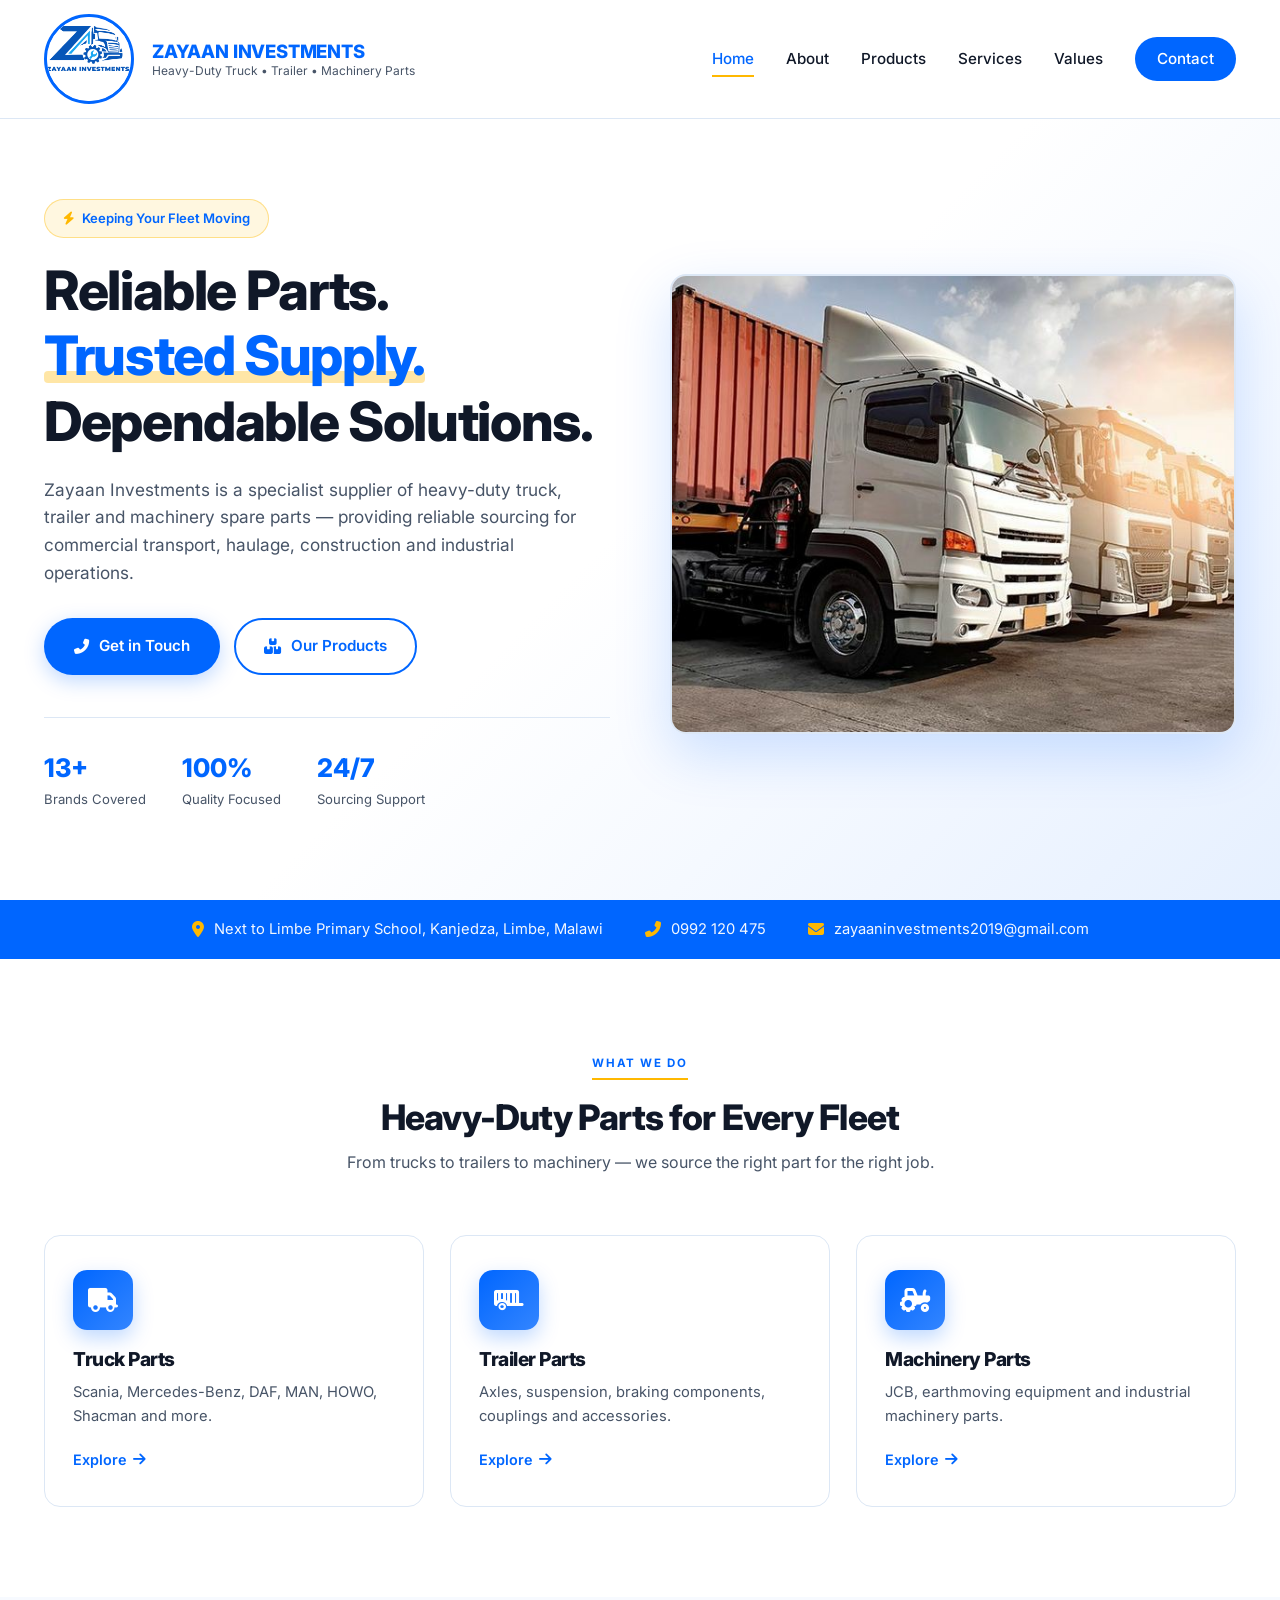
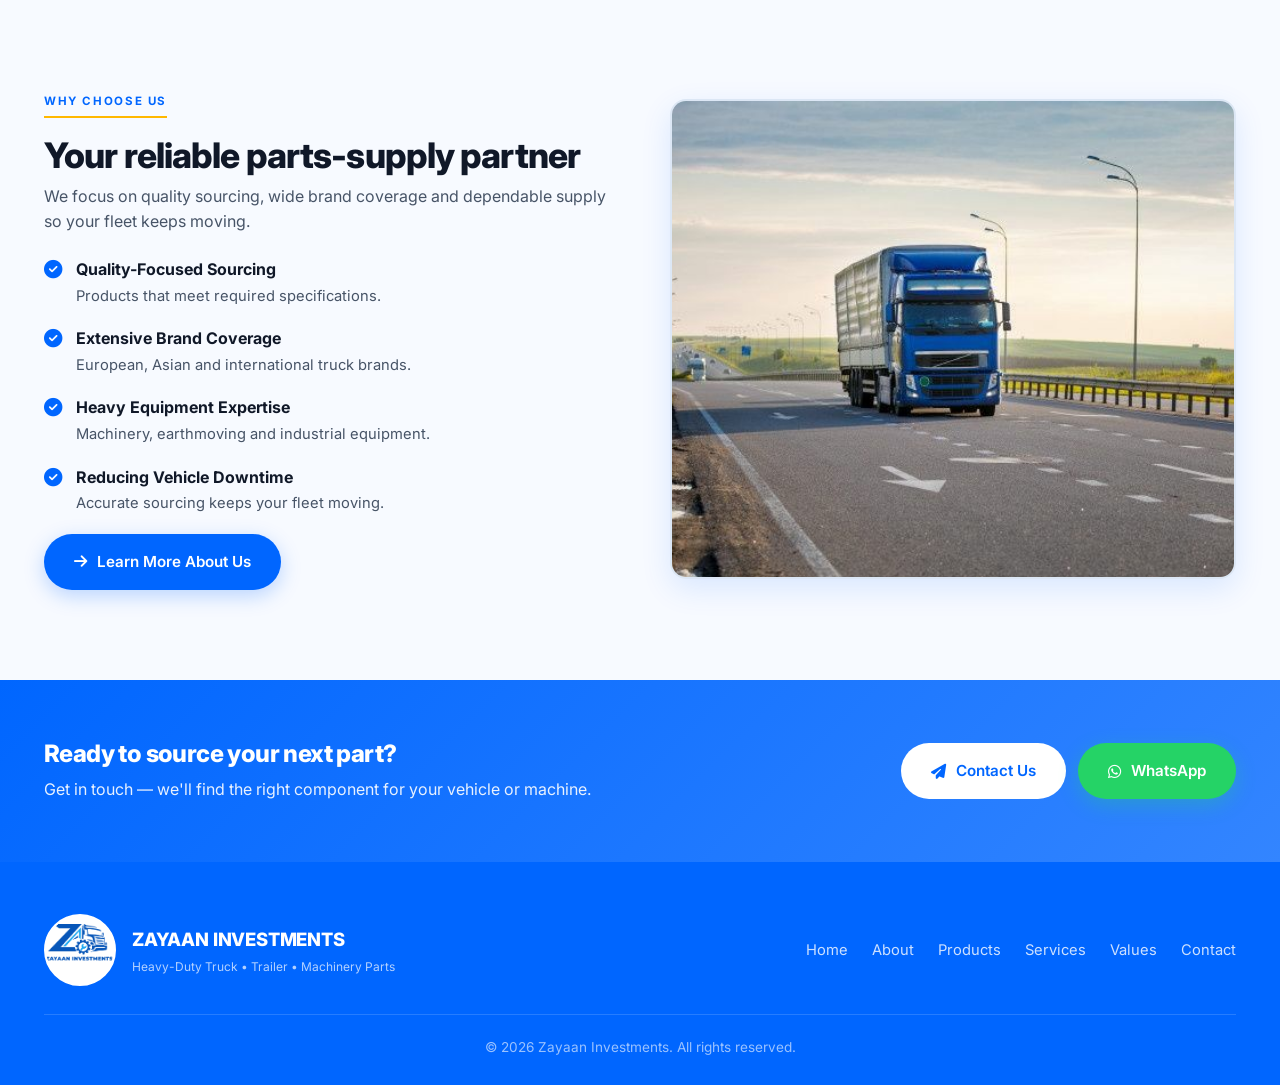
<file: index.html>
<!DOCTYPE html>
<html lang="en">
<head>
  <meta charset="UTF-8" />
  <meta name="viewport" content="width=1280, initial-scale=0.25, minimum-scale=0.25, maximum-scale=5.0, user-scalable=yes" />
  <meta name="description" content="Zayaan Investments — Specialists in Heavy-Duty Truck, Trailer & Machinery Spare Parts in Malawi." />
  <title>Home | Zayaan Investments</title>

  <link rel="stylesheet" href="https://cdnjs.cloudflare.com/ajax/libs/font-awesome/6.5.1/css/all.min.css" />
  <link rel="preconnect" href="https://fonts.googleapis.com" />
  <link rel="preconnect" href="https://fonts.gstatic.com" crossorigin />
  <link href="https://fonts.googleapis.com/css2?family=Inter:wght@400;500;600;700;800;900&display=swap" rel="stylesheet" />
  <link rel="stylesheet" href="style.css" />
</head>
<body>

  <!-- ========== NAVBAR ========== -->
  <header class="navbar">
    <div class="container nav-container">

      <a href="index.html" class="logo-area">

        <!-- ============================================== -->
        <!-- 🖼️ LOGO: images/logo.png                       -->
        <!-- Put your logo file named "logo.png" in the    -->
        <!-- "images" folder.                              -->
        <!-- ============================================== -->
        <div class="logo-box">
          <img src="images/logo.png" alt="Zayaan Investments Logo" />
          <span class="logo-hint">logo.png</span>
        </div>

        <div class="logo-text">
          <span class="company-name">ZAYAAN INVESTMENTS</span>
          <span class="company-tagline">Heavy-Duty Truck • Trailer • Machinery Parts</span>
        </div>
      </a>

      <nav class="nav-links">
        <a href="index.html" class="nav-link active">Home</a>
        <a href="about.html" class="nav-link">About</a>
        <a href="products.html" class="nav-link">Products</a>
        <a href="services.html" class="nav-link">Services</a>
        <a href="values.html" class="nav-link">Values</a>
        <a href="contact.html" class="nav-link nav-cta">Contact</a>
      </nav>

    </div>
  </header>

  <!-- ========== HERO ========== -->
  <section class="hero">
    <div class="container hero-grid">

      <div class="hero-content">
        <span class="tag-pill"><i class="fas fa-bolt"></i> Keeping Your Fleet Moving</span>
        <h1>
          Reliable Parts.<br />
          <span class="accent">Trusted Supply.</span><br />
          Dependable Solutions.
        </h1>
        <p class="hero-description">
          Zayaan Investments is a specialist supplier of heavy-duty truck, trailer and machinery
          spare parts — providing reliable sourcing for commercial transport, haulage, construction
          and industrial operations.
        </p>
        <div class="hero-buttons">
          <a href="contact.html" class="btn btn-primary"><i class="fas fa-phone-alt"></i> Get in Touch</a>
          <a href="products.html" class="btn btn-ghost"><i class="fas fa-boxes"></i> Our Products</a>
        </div>

        <div class="hero-stats">
          <div class="stat"><strong>13+</strong><span>Brands Covered</span></div>
          <div class="stat"><strong>100%</strong><span>Quality Focused</span></div>
          <div class="stat"><strong>24/7</strong><span>Sourcing Support</span></div>
        </div>
      </div>

      <div class="hero-image">

        <!-- ============================================== -->
        <!-- 🖼️ IMAGE: images/hero-truck.jpg                -->
        <!-- Put your truck photo named "hero-truck.jpg"    -->
        <!-- in the "images" folder.                        -->
        <!-- ============================================== -->
        <img src="images/hero-truck.jpg" alt="Heavy-duty truck" class="img-slot" data-name="hero-truck.jpg" />

      </div>

    </div>
  </section>

  <!-- ========== CONTACT BAR ========== -->
  <div class="contact-bar">
    <div class="container contact-bar-inner">
      <div class="contact-item"><i class="fas fa-location-dot"></i><span>Next to Limbe Primary School, Kanjedza, Limbe, Malawi</span></div>
      <a href="tel:0992120475" class="contact-item"><i class="fas fa-phone-alt"></i><span>0992 120 475</span></a>
      <a href="mailto:zayaaninvestments2019@gmail.com" class="contact-item"><i class="fas fa-envelope"></i><span>zayaaninvestments2019@gmail.com</span></a>
    </div>
  </div>

  <!-- ========== HOME CARDS ========== -->
  <section class="section">
    <div class="container">
      <div class="section-header">
        <span class="section-label">What We Do</span>
        <h2>Heavy-Duty Parts for Every Fleet</h2>
        <p>From trucks to trailers to machinery — we source the right part for the right job.</p>
      </div>

      <div class="home-cards">
        <a href="products.html" class="home-card reveal">
          <div class="home-card-icon"><i class="fas fa-truck"></i></div>
          <h3>Truck Parts</h3>
          <p>Scania, Mercedes-Benz, DAF, MAN, HOWO, Shacman and more.</p>
          <span class="home-card-link">Explore <i class="fas fa-arrow-right"></i></span>
        </a>
        <a href="products.html" class="home-card reveal">
          <div class="home-card-icon"><i class="fas fa-trailer"></i></div>
          <h3>Trailer Parts</h3>
          <p>Axles, suspension, braking components, couplings and accessories.</p>
          <span class="home-card-link">Explore <i class="fas fa-arrow-right"></i></span>
        </a>
        <a href="products.html" class="home-card reveal">
          <div class="home-card-icon"><i class="fas fa-tractor"></i></div>
          <h3>Machinery Parts</h3>
          <p>JCB, earthmoving equipment and industrial machinery parts.</p>
          <span class="home-card-link">Explore <i class="fas fa-arrow-right"></i></span>
        </a>
      </div>
    </div>
  </section>

  <!-- ========== WHY US ========== -->
  <section class="section section-alt">
    <div class="container">
      <div class="two-col">
        <div class="reveal">
          <span class="section-label">Why Choose Us</span>
          <h2>Your reliable parts-supply partner</h2>
          <p>We focus on quality sourcing, wide brand coverage and dependable supply so your fleet keeps moving.</p>
          <ul class="benefits-list">
            <li><i class="fas fa-check-circle"></i><div><strong>Quality-Focused Sourcing</strong><span>Products that meet required specifications.</span></div></li>
            <li><i class="fas fa-check-circle"></i><div><strong>Extensive Brand Coverage</strong><span>European, Asian and international truck brands.</span></div></li>
            <li><i class="fas fa-check-circle"></i><div><strong>Heavy Equipment Expertise</strong><span>Machinery, earthmoving and industrial equipment.</span></div></li>
            <li><i class="fas fa-check-circle"></i><div><strong>Reducing Vehicle Downtime</strong><span>Accurate sourcing keeps your fleet moving.</span></div></li>
          </ul>
          <a href="about.html" class="btn btn-primary" style="margin-top: 18px;">
            <i class="fas fa-arrow-right"></i> Learn More About Us
          </a>
        </div>

        <div class="image-frame tall">

          <!-- ============================================== -->
          <!-- 🖼️ IMAGE: images/highway-truck.jpg             -->
          <!-- Put your truck-on-road photo named             -->
          <!-- "highway-truck.jpg" in the "images" folder.    -->
          <!-- ============================================== -->
          <img src="images/highway-truck.jpg" alt="Truck on highway" class="img-slot" data-name="highway-truck.jpg" />

        </div>
      </div>
    </div>
  </section>

  <!-- ========== CTA STRIP ========== -->
  <section class="cta-strip">
    <div class="container cta-inner">
      <div>
        <h3>Ready to source your next part?</h3>
        <p>Get in touch — we'll find the right component for your vehicle or machine.</p>
      </div>
      <div class="cta-buttons">
        <a href="contact.html" class="btn btn-light"><i class="fas fa-paper-plane"></i> Contact Us</a>
        <a href="https://wa.me/265992120475" target="_blank" rel="noopener" class="btn btn-whatsapp"><i class="fab fa-whatsapp"></i> WhatsApp</a>
      </div>
    </div>
  </section>

  <!-- ========== FOOTER ========== -->
  <footer class="footer">
    <div class="container">
      <div class="footer-top">
        <div class="footer-brand">

          <!-- ============================================== -->
          <!-- 🖼️ LOGO (footer): images/logo.png              -->
          <!-- Same logo file as the top of the page.         -->
          <!-- ============================================== -->
          <div class="logo-box small">
            <img src="images/logo.png" alt="Zayaan Investments Logo" />
            <span class="logo-hint">logo.png</span>
          </div>

          <div>
            <span class="footer-logo">ZAYAAN INVESTMENTS</span>
            <span class="footer-tag">Heavy-Duty Truck • Trailer • Machinery Parts</span>
          </div>
        </div>
        <div class="footer-links">
          <a href="index.html">Home</a>
          <a href="about.html">About</a>
          <a href="products.html">Products</a>
          <a href="services.html">Services</a>
          <a href="values.html">Values</a>
          <a href="contact.html">Contact</a>
        </div>
      </div>
      <div class="footer-bottom">
        &copy; <span id="year"></span> Zayaan Investments. All rights reserved.
      </div>
    </div>
  </footer>

  <button class="back-to-top" id="backToTop" aria-label="Back to top">
    <i class="fas fa-arrow-up"></i>
  </button>

  <script src="script.js"></script>
</body>
</html>
</file>
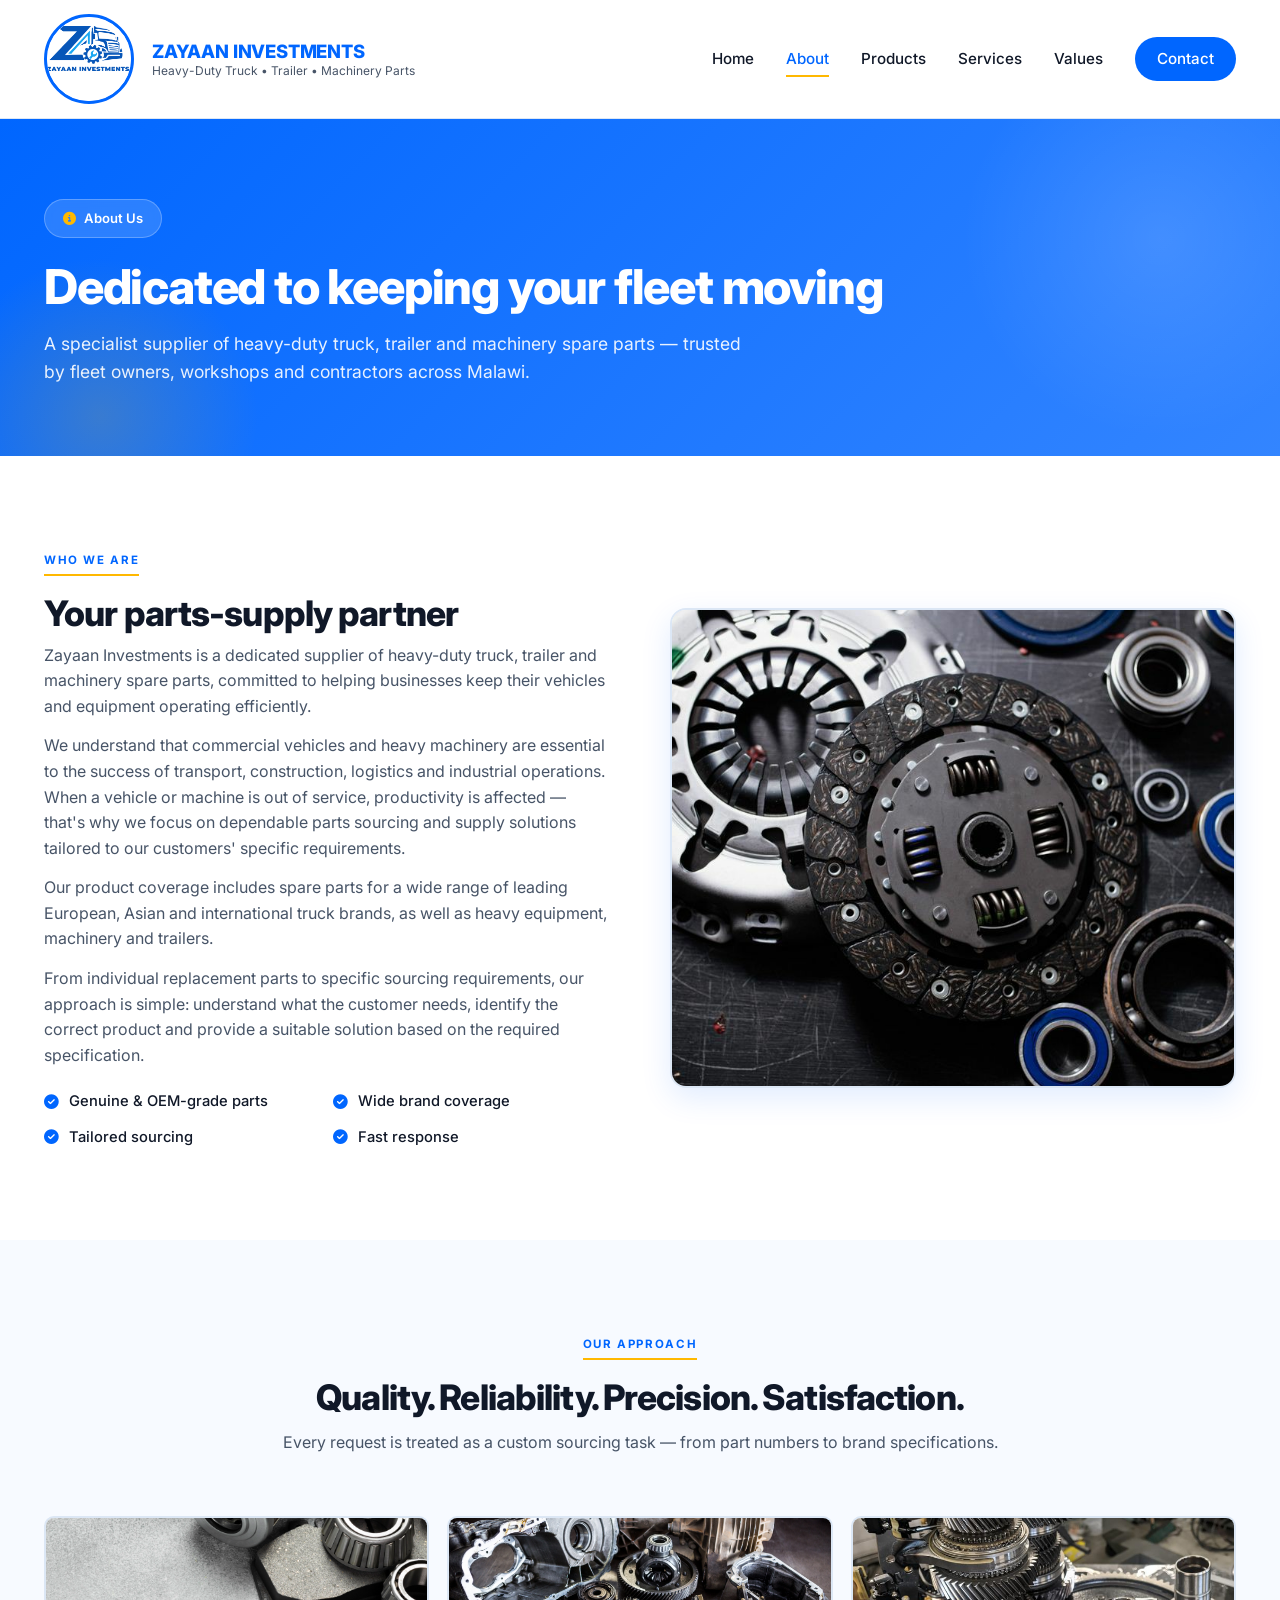
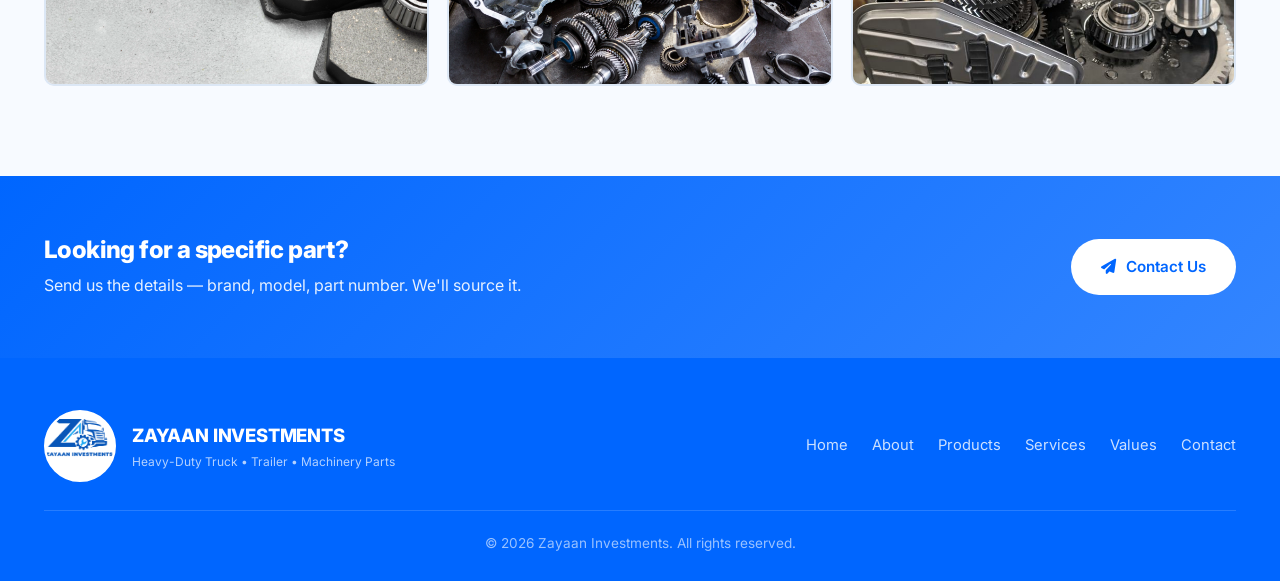
<file: about.html>
<!DOCTYPE html>
<html lang="en">
<head>
  <meta charset="UTF-8" />
  <meta name="viewport" content="width=1280, initial-scale=0.25, minimum-scale=0.25, maximum-scale=5.0, user-scalable=yes" />
  <meta name="description" content="About Zayaan Investments — Dedicated supplier of heavy-duty truck, trailer and machinery spare parts." />
  <title>About Us | Zayaan Investments</title>
  <link rel="stylesheet" href="https://cdnjs.cloudflare.com/ajax/libs/font-awesome/6.5.1/css/all.min.css" />
  <link rel="preconnect" href="https://fonts.googleapis.com" />
  <link rel="preconnect" href="https://fonts.gstatic.com" crossorigin />
  <link href="https://fonts.googleapis.com/css2?family=Inter:wght@400;500;600;700;800;900&display=swap" rel="stylesheet" />
  <link rel="stylesheet" href="style.css" />
</head>
<body>

  <header class="navbar">
    <div class="container nav-container">
      <a href="index.html" class="logo-area">
        <!-- 🖼️ LOGO: images/logo.png -->
        <div class="logo-box">
          <img src="images/logo.png" alt="Zayaan Investments Logo" />
          <span class="logo-hint">logo.png</span>
        </div>
        <div class="logo-text">
          <span class="company-name">ZAYAAN INVESTMENTS</span>
          <span class="company-tagline">Heavy-Duty Truck • Trailer • Machinery Parts</span>
        </div>
      </a>
      <nav class="nav-links">
        <a href="index.html" class="nav-link">Home</a>
        <a href="about.html" class="nav-link active">About</a>
        <a href="products.html" class="nav-link">Products</a>
        <a href="services.html" class="nav-link">Services</a>
        <a href="values.html" class="nav-link">Values</a>
        <a href="contact.html" class="nav-link nav-cta">Contact</a>
      </nav>
    </div>
  </header>

  <section class="page-hero">
    <div class="container">
      <span class="page-tag"><i class="fas fa-info-circle"></i> About Us</span>
      <h1>Dedicated to keeping your fleet moving</h1>
      <p>A specialist supplier of heavy-duty truck, trailer and machinery spare parts — trusted by fleet owners, workshops and contractors across Malawi.</p>
    </div>
  </section>

  <section class="section">
    <div class="container">
      <div class="two-col">
        <div class="reveal">
          <span class="section-label">Who We Are</span>
          <h2>Your parts-supply partner</h2>
          <p>Zayaan Investments is a dedicated supplier of heavy-duty truck, trailer and machinery spare parts, committed to helping businesses keep their vehicles and equipment operating efficiently.</p>
          <p>We understand that commercial vehicles and heavy machinery are essential to the success of transport, construction, logistics and industrial operations. When a vehicle or machine is out of service, productivity is affected — that's why we focus on dependable parts sourcing and supply solutions tailored to our customers' specific requirements.</p>
          <p>Our product coverage includes spare parts for a wide range of leading European, Asian and international truck brands, as well as heavy equipment, machinery and trailers.</p>
          <p>From individual replacement parts to specific sourcing requirements, our approach is simple: understand what the customer needs, identify the correct product and provide a suitable solution based on the required specification.</p>

          <div class="about-highlights">
            <div class="highlight-item"><i class="fas fa-check-circle"></i><span>Genuine &amp; OEM-grade parts</span></div>
            <div class="highlight-item"><i class="fas fa-check-circle"></i><span>Wide brand coverage</span></div>
            <div class="highlight-item"><i class="fas fa-check-circle"></i><span>Tailored sourcing</span></div>
            <div class="highlight-item"><i class="fas fa-check-circle"></i><span>Fast response</span></div>
          </div>
        </div>

        <div class="image-frame tall">
          <!-- ============================================== -->
          <!-- 🖼️ IMAGE: images/about-parts.jpg                -->
          <!-- Put a photo of truck parts / engine / mechanic -->
          <!-- named "about-parts.jpg" in "images" folder.    -->
          <!-- ============================================== -->
          <img src="images/about-parts.jpg" alt="Truck spare parts" class="img-slot" data-name="about-parts.jpg" />
        </div>
      </div>
    </div>
  </section>

  <section class="section section-alt">
    <div class="container">
      <div class="section-header">
        <span class="section-label">Our Approach</span>
        <h2>Quality. Reliability. Precision. Satisfaction.</h2>
        <p>Every request is treated as a custom sourcing task — from part numbers to brand specifications.</p>
      </div>

      <div class="img-strip">
        <div class="img-strip-item">
          <!-- 🖼️ IMAGE: images/strip-truck-parts.jpg -->
          <img src="images/strip-truck-parts.jpg" alt="Truck parts" class="img-slot" data-name="strip-truck-parts.jpg" />
        </div>
        <div class="img-strip-item">
          <!-- 🖼️ IMAGE: images/strip-trailer.jpg -->
          <img src="images/strip-trailer.jpg" alt="Trailer parts" class="img-slot" data-name="strip-trailer.jpg" />
        </div>
        <div class="img-strip-item">
          <!-- 🖼️ IMAGE: images/strip-machinery.jpg -->
          <img src="images/strip-machinery.jpg" alt="Heavy machinery" class="img-slot" data-name="strip-machinery.jpg" />
        </div>
      </div>
    </div>
  </section>

  <section class="cta-strip">
    <div class="container cta-inner">
      <div>
        <h3>Looking for a specific part?</h3>
        <p>Send us the details — brand, model, part number. We'll source it.</p>
      </div>
      <div class="cta-buttons">
        <a href="contact.html" class="btn btn-light"><i class="fas fa-paper-plane"></i> Contact Us</a>
      </div>
    </div>
  </section>

  <footer class="footer">
    <div class="container">
      <div class="footer-top">
        <div class="footer-brand">
          <!-- 🖼️ LOGO: images/logo.png -->
          <div class="logo-box small">
            <img src="images/logo.png" alt="Zayaan Investments Logo" />
            <span class="logo-hint">logo.png</span>
          </div>
          <div>
            <span class="footer-logo">ZAYAAN INVESTMENTS</span>
            <span class="footer-tag">Heavy-Duty Truck • Trailer • Machinery Parts</span>
          </div>
        </div>
        <div class="footer-links">
          <a href="index.html">Home</a>
          <a href="about.html">About</a>
          <a href="products.html">Products</a>
          <a href="services.html">Services</a>
          <a href="values.html">Values</a>
          <a href="contact.html">Contact</a>
        </div>
      </div>
      <div class="footer-bottom">
        &copy; <span id="year"></span> Zayaan Investments. All rights reserved.
      </div>
    </div>
  </footer>

  <button class="back-to-top" id="backToTop" aria-label="Back to top">
    <i class="fas fa-arrow-up"></i>
  </button>

  <script src="script.js"></script>
</body>
</html>
</file>
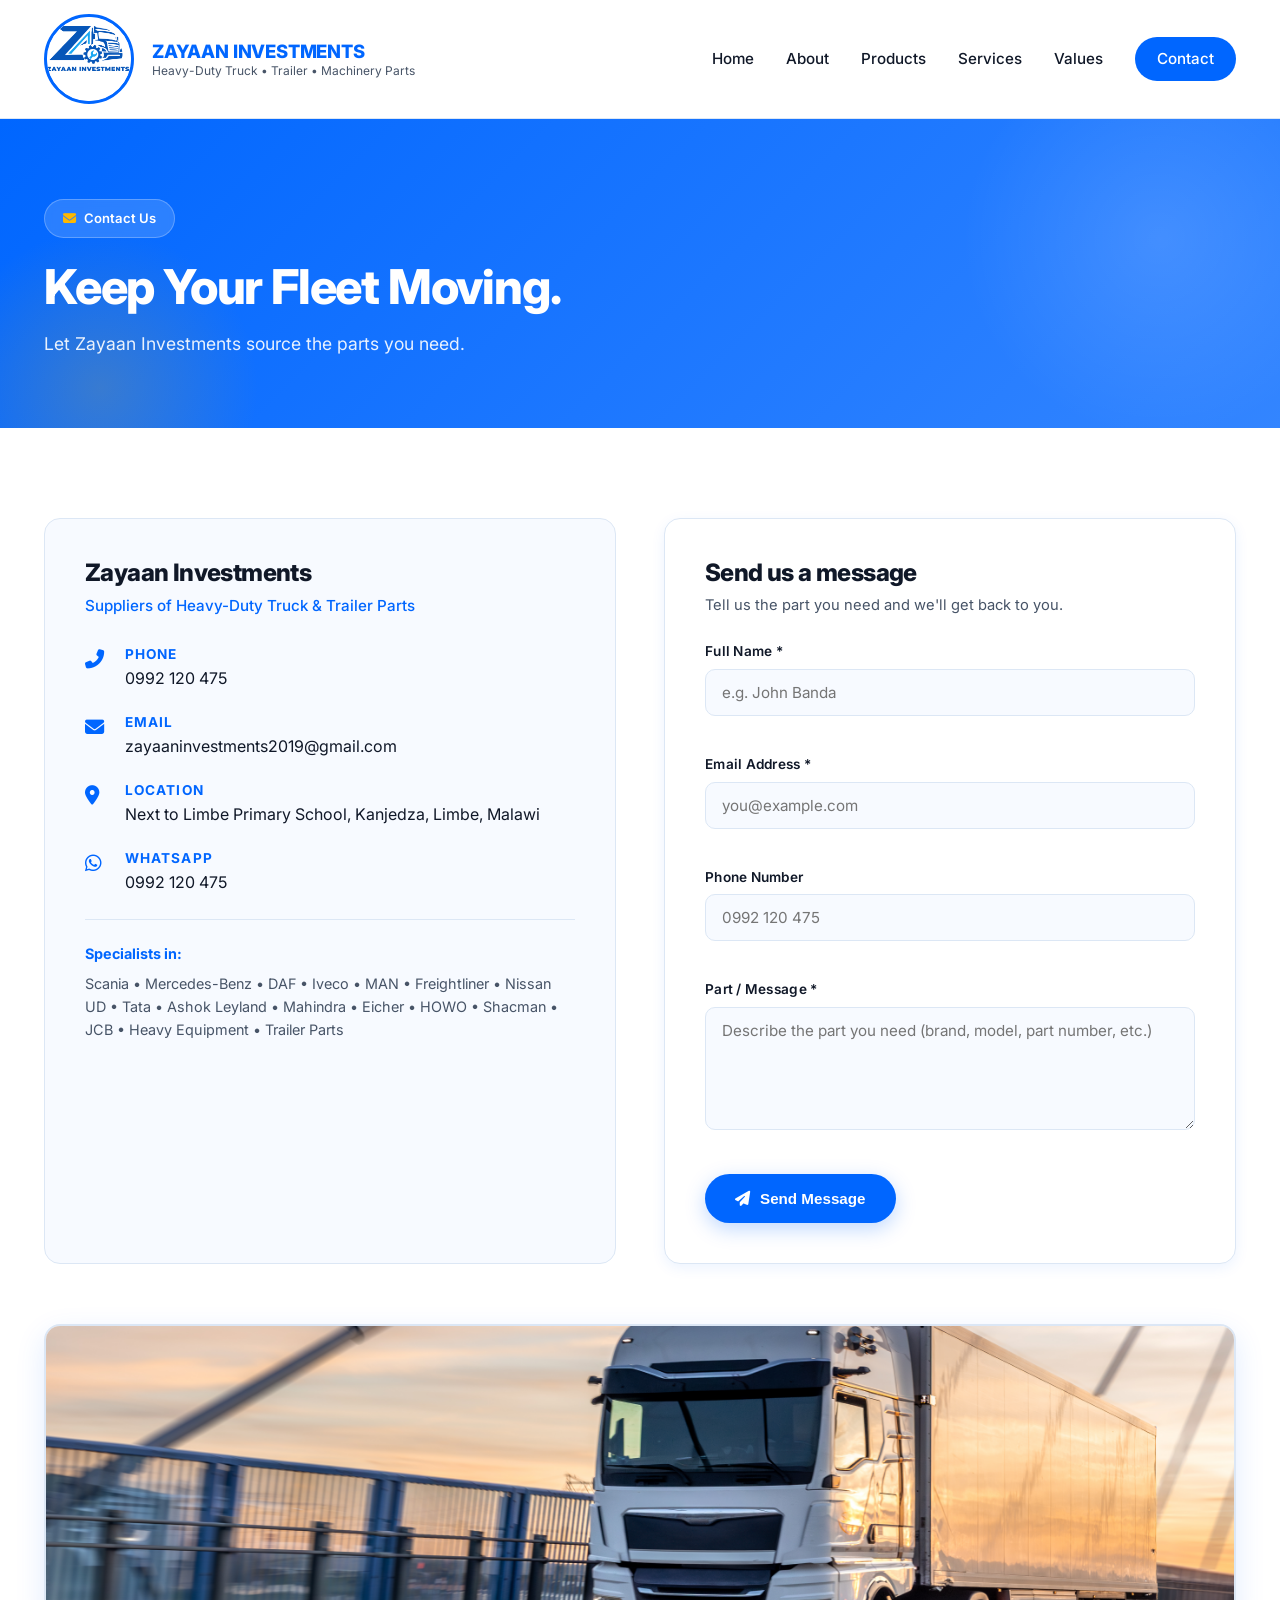
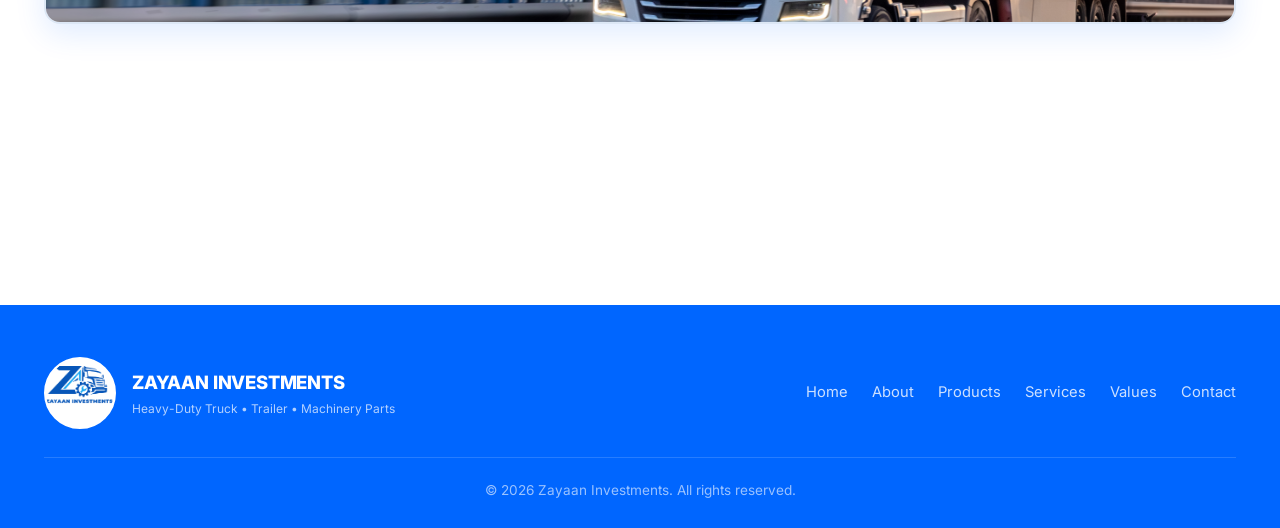
<file: contact.html>
<!DOCTYPE html>
<html lang="en">
<head>
  <meta charset="UTF-8" />
  <meta name="viewport" content="width=1280, initial-scale=0.25, minimum-scale=0.25, maximum-scale=5.0, user-scalable=yes" />
  <meta name="description" content="Contact Zayaan Investments — Heavy-Duty Truck, Trailer & Machinery Parts in Limbe, Malawi." />
  <title>Contact | Zayaan Investments</title>
  <link rel="stylesheet" href="https://cdnjs.cloudflare.com/ajax/libs/font-awesome/6.5.1/css/all.min.css" />
  <link rel="preconnect" href="https://fonts.googleapis.com" />
  <link rel="preconnect" href="https://fonts.gstatic.com" crossorigin />
  <link href="https://fonts.googleapis.com/css2?family=Inter:wght@400;500;600;700;800;900&display=swap" rel="stylesheet" />
  <link rel="stylesheet" href="style.css" />
</head>
<body>

  <header class="navbar">
    <div class="container nav-container">
      <a href="index.html" class="logo-area">
        <!-- 🖼️ LOGO: images/logo.png -->
        <div class="logo-box">
          <img src="images/logo.png" alt="Zayaan Investments Logo" />
          <span class="logo-hint">logo.png</span>
        </div>
        <div class="logo-text">
          <span class="company-name">ZAYAAN INVESTMENTS</span>
          <span class="company-tagline">Heavy-Duty Truck • Trailer • Machinery Parts</span>
        </div>
      </a>
      <nav class="nav-links">
        <a href="index.html" class="nav-link">Home</a>
        <a href="about.html" class="nav-link">About</a>
        <a href="products.html" class="nav-link">Products</a>
        <a href="services.html" class="nav-link">Services</a>
        <a href="values.html" class="nav-link">Values</a>
        <a href="contact.html" class="nav-link nav-cta active">Contact</a>
      </nav>
    </div>
  </header>

  <section class="page-hero">
    <div class="container">
      <span class="page-tag"><i class="fas fa-envelope"></i> Contact Us</span>
      <h1>Keep Your Fleet Moving.</h1>
      <p>Let Zayaan Investments source the parts you need.</p>
    </div>
  </section>

  <section class="section">
    <div class="container">
      <div class="contact-grid">

        <div class="contact-details reveal">
          <h3>Zayaan Investments</h3>
          <p class="contact-sub">Suppliers of Heavy-Duty Truck &amp; Trailer Parts</p>

          <div class="contact-row">
            <i class="fas fa-phone-alt"></i>
            <div><h4>Phone</h4><a href="tel:0992120475">0992 120 475</a></div>
          </div>
          <div class="contact-row">
            <i class="fas fa-envelope"></i>
            <div><h4>Email</h4><a href="mailto:zayaaninvestments2019@gmail.com">zayaaninvestments2019@gmail.com</a></div>
          </div>
          <div class="contact-row">
            <i class="fas fa-location-dot"></i>
            <div><h4>Location</h4><p>Next to Limbe Primary School, Kanjedza, Limbe, Malawi</p></div>
          </div>
          <div class="contact-row">
            <i class="fab fa-whatsapp"></i>
            <div><h4>WhatsApp</h4><a href="https://wa.me/265992120475" target="_blank" rel="noopener">0992 120 475</a></div>
          </div>

          <div class="specialists">
            <p><strong>Specialists in:</strong></p>
            <p>Scania • Mercedes-Benz • DAF • Iveco • MAN • Freightliner • Nissan UD • Tata • Ashok Leyland • Mahindra • Eicher • HOWO • Shacman • JCB • Heavy Equipment • Trailer Parts</p>
          </div>
        </div>

        <div class="contact-form-wrap reveal">
          <h3>Send us a message</h3>
          <p class="form-intro">Tell us the part you need and we'll get back to you.</p>

          <form id="contactForm" class="contact-form" novalidate>
            <div class="form-group">
              <label for="name">Full Name *</label>
              <input type="text" id="name" name="name" placeholder="e.g. John Banda" required />
              <small class="error-msg" data-for="name"></small>
            </div>

            <div class="form-group">
              <label for="email">Email Address *</label>
              <input type="email" id="email" name="email" placeholder="you@example.com" required />
              <small class="error-msg" data-for="email"></small>
            </div>

            <div class="form-group">
              <label for="phone">Phone Number</label>
              <input type="tel" id="phone" name="phone" placeholder="0992 120 475" />
              <small class="error-msg" data-for="phone"></small>
            </div>

            <div class="form-group">
              <label for="message">Part / Message *</label>
              <textarea id="message" name="message" rows="5" placeholder="Describe the part you need (brand, model, part number, etc.)" required></textarea>
              <small class="error-msg" data-for="message"></small>
            </div>

            <button type="submit" class="btn btn-primary form-submit">
              <i class="fas fa-paper-plane"></i> Send Message
            </button>

            <div class="form-status" id="formStatus" role="status" aria-live="polite"></div>
          </form>
        </div>

      </div>

      <div class="image-frame wide" style="margin-top: 60px;">
        <!-- ============================================== -->
        <!-- 🖼️ IMAGE: images/contact-collage.jpg           -->
        <!-- Put a collage of truck / parts / machinery     -->
        <!-- named "contact-collage.jpg" in "images".       -->
        <!-- ============================================== -->
        <img src="images/contact-collage.jpg" alt="Trucks, parts and machinery" class="img-slot" data-name="contact-collage.jpg" />
      </div>

      <div class="final-cta reveal">
        <h3>Reliable Parts. Dependable Supply. Keeping Your Fleet Moving.</h3>
        <div class="final-buttons">
          <a href="tel:0992120475" class="btn btn-primary"><i class="fas fa-phone-alt"></i> Call Now</a>
          <a href="mailto:zayaaninvestments2019@gmail.com" class="btn btn-ghost"><i class="fas fa-envelope"></i> Email Us</a>
          <a href="https://wa.me/265992120475" target="_blank" rel="noopener" class="btn btn-whatsapp"><i class="fab fa-whatsapp"></i> WhatsApp</a>
        </div>
      </div>
    </div>
  </section>

  <footer class="footer">
    <div class="container">
      <div class="footer-top">
        <div class="footer-brand">
          <div class="logo-box small">
            <img src="images/logo.png" alt="Zayaan Investments Logo" />
            <span class="logo-hint">logo.png</span>
          </div>
          <div>
            <span class="footer-logo">ZAYAAN INVESTMENTS</span>
            <span class="footer-tag">Heavy-Duty Truck • Trailer • Machinery Parts</span>
          </div>
        </div>
        <div class="footer-links">
          <a href="index.html">Home</a>
          <a href="about.html">About</a>
          <a href="products.html">Products</a>
          <a href="services.html">Services</a>
          <a href="values.html">Values</a>
          <a href="contact.html">Contact</a>
        </div>
      </div>
      <div class="footer-bottom">
        &copy; <span id="year"></span> Zayaan Investments. All rights reserved.
      </div>
    </div>
  </footer>

  <button class="back-to-top" id="backToTop" aria-label="Back to top">
    <i class="fas fa-arrow-up"></i>
  </button>

  <script src="script.js"></script>
</body>
</html>
</file>
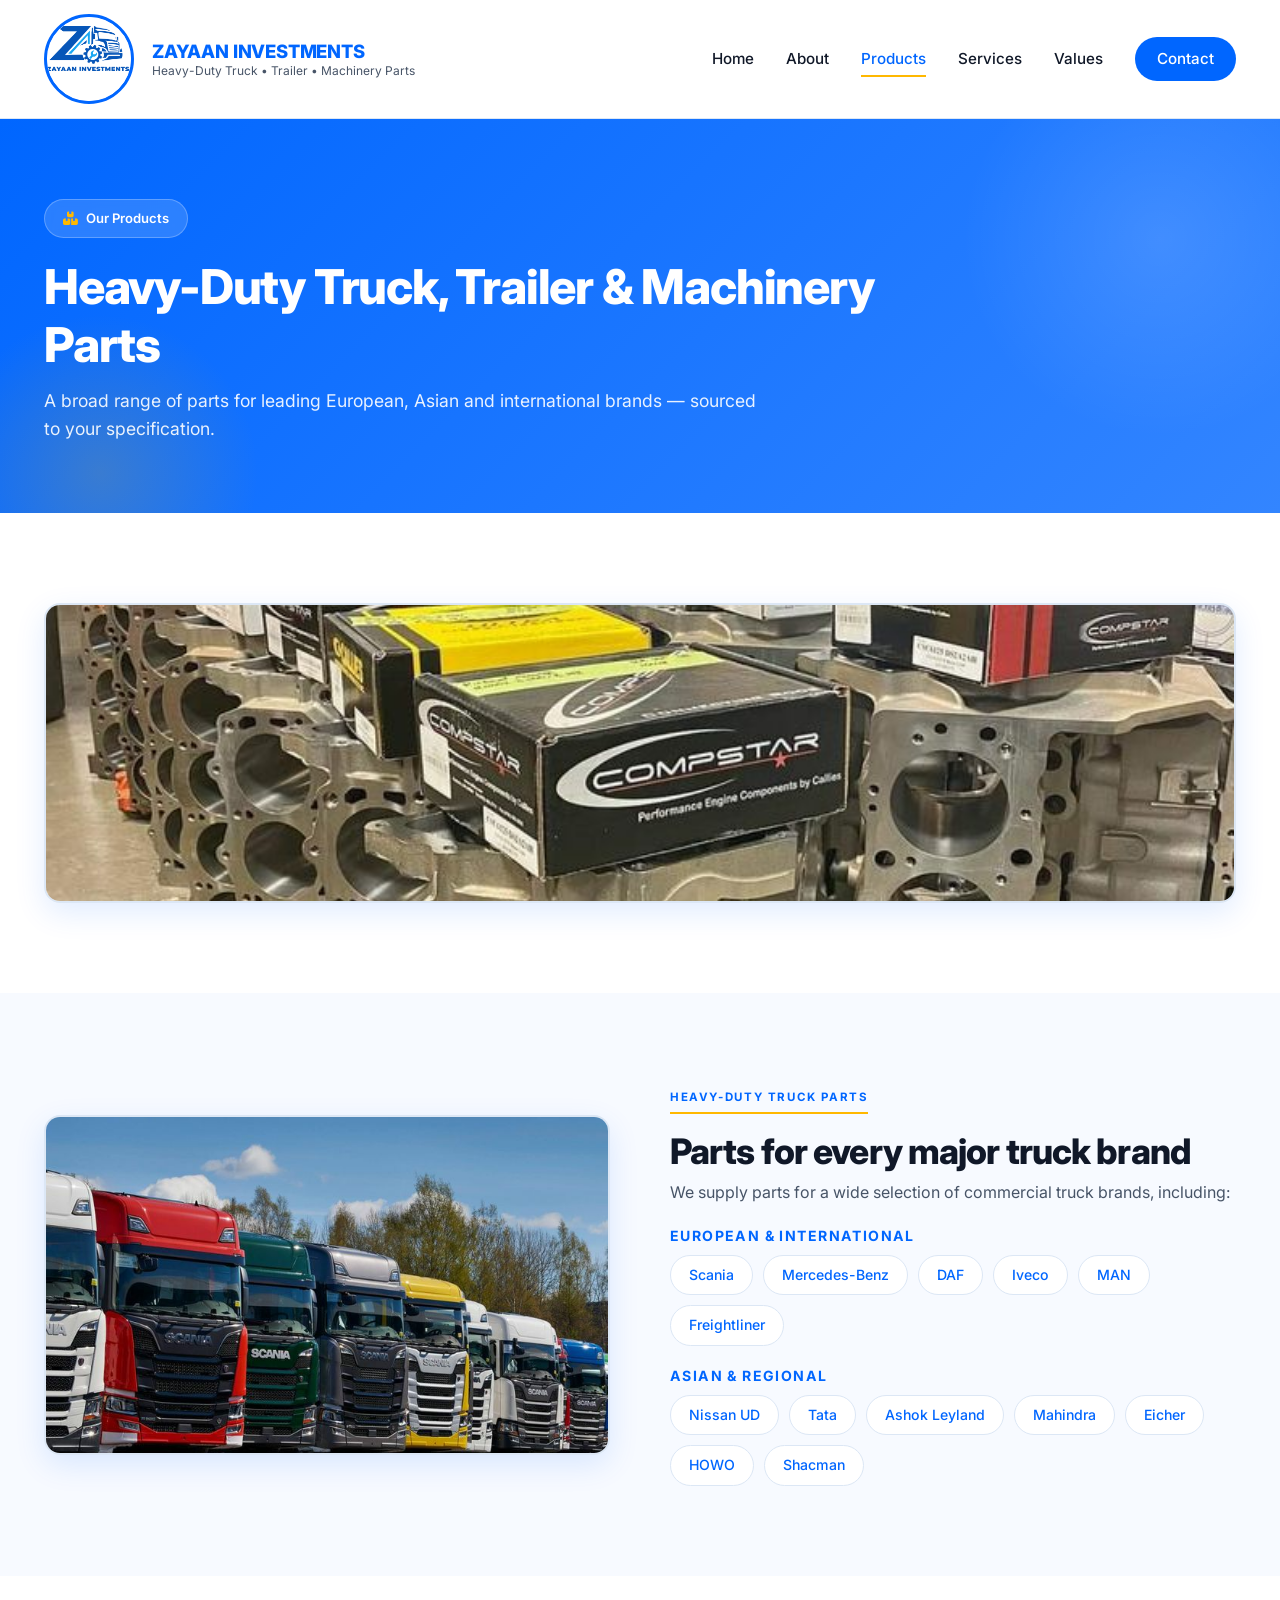
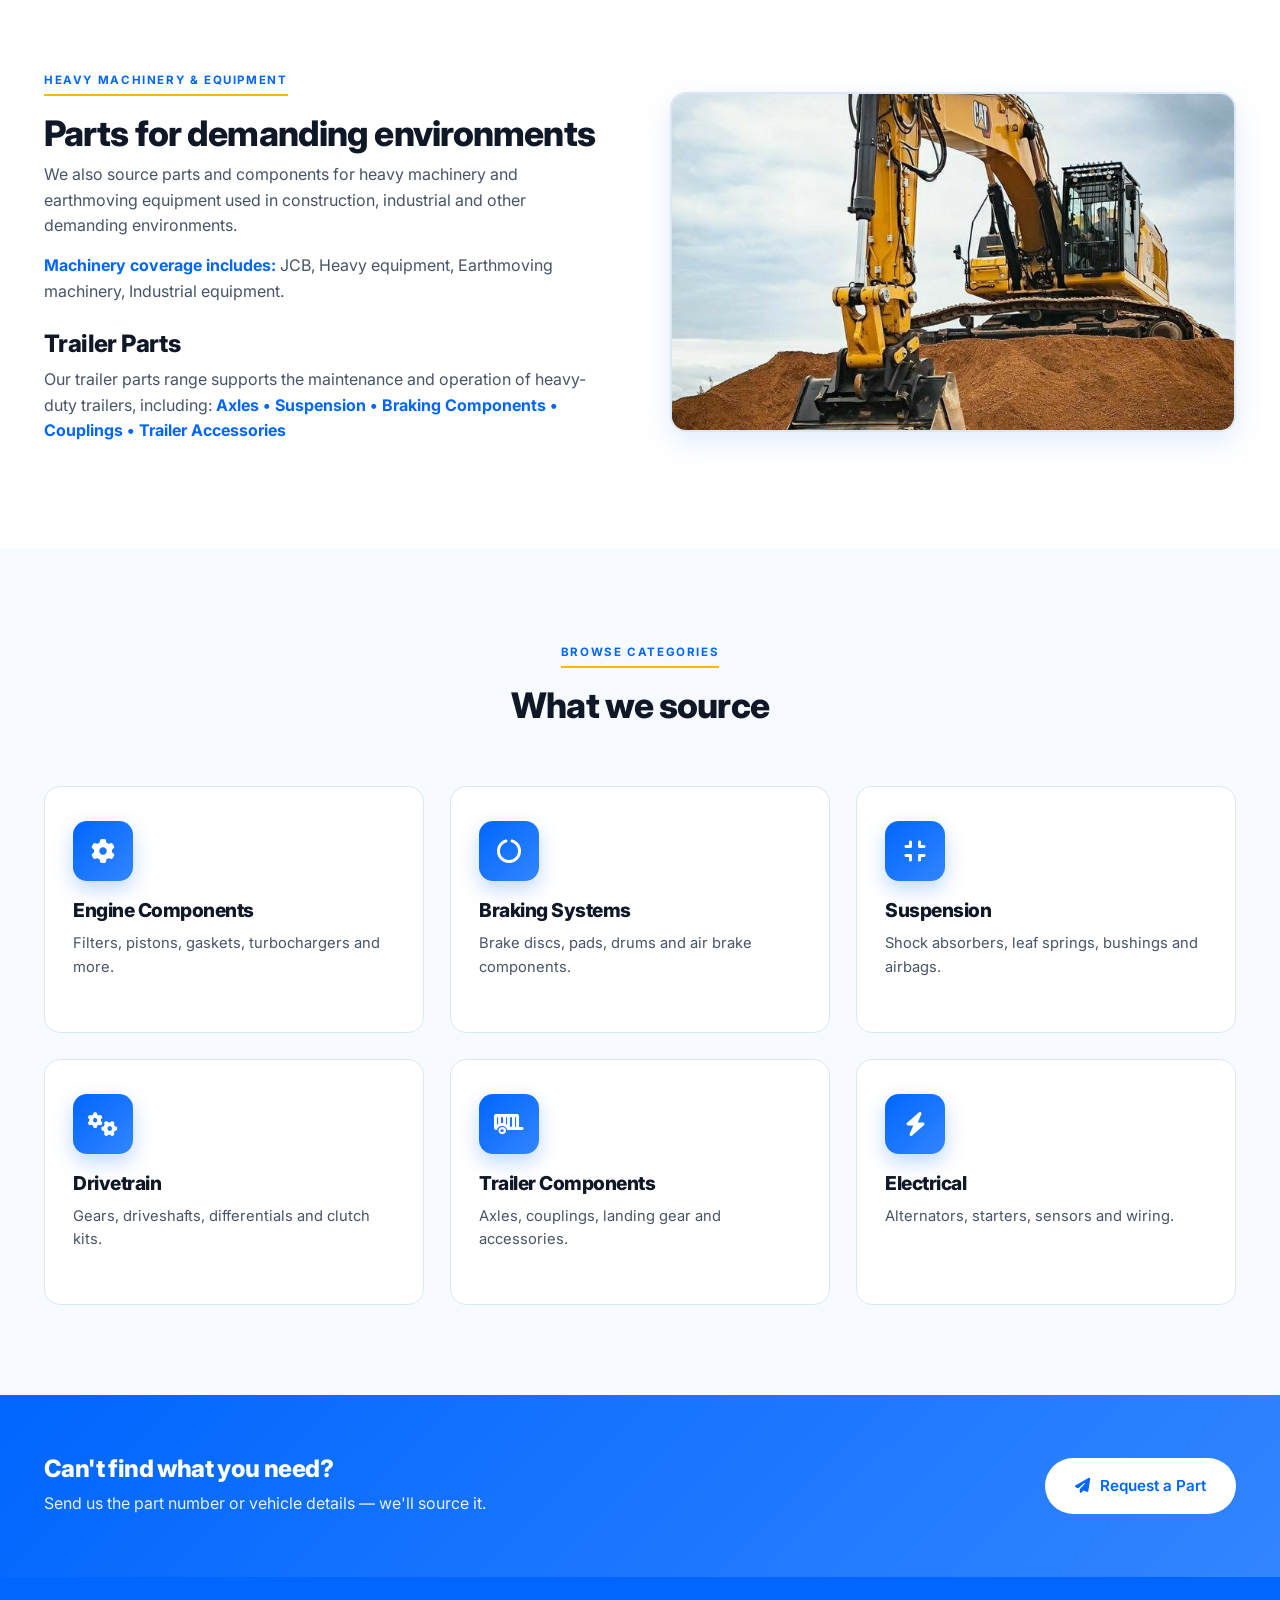
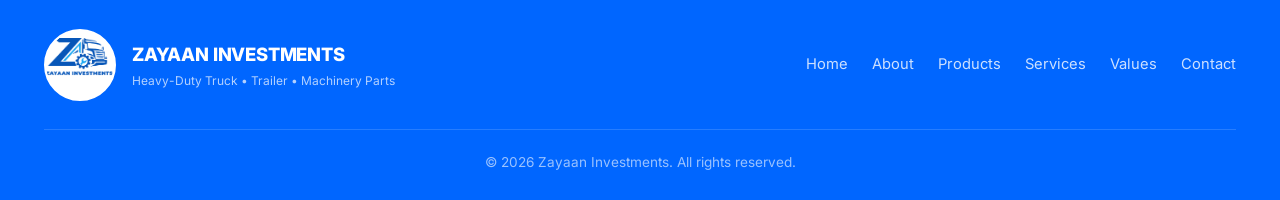
<file: products.html>
<!DOCTYPE html>
<html lang="en">
<head>
  <meta charset="UTF-8" />
  <meta name="viewport" content="width=1280, initial-scale=0.25, minimum-scale=0.25, maximum-scale=5.0, user-scalable=yes" />
  <meta name="description" content="Products — Heavy-duty truck, trailer and machinery parts from Zayaan Investments." />
  <title>Products | Zayaan Investments</title>
  <link rel="stylesheet" href="https://cdnjs.cloudflare.com/ajax/libs/font-awesome/6.5.1/css/all.min.css" />
  <link rel="preconnect" href="https://fonts.googleapis.com" />
  <link rel="preconnect" href="https://fonts.gstatic.com" crossorigin />
  <link href="https://fonts.googleapis.com/css2?family=Inter:wght@400;500;600;700;800;900&display=swap" rel="stylesheet" />
  <link rel="stylesheet" href="style.css" />
</head>
<body>

  <header class="navbar">
    <div class="container nav-container">
      <a href="index.html" class="logo-area">
        <!-- 🖼️ LOGO: images/logo.png -->
        <div class="logo-box">
          <img src="images/logo.png" alt="Zayaan Investments Logo" />
          <span class="logo-hint">logo.png</span>
        </div>
        <div class="logo-text">
          <span class="company-name">ZAYAAN INVESTMENTS</span>
          <span class="company-tagline">Heavy-Duty Truck • Trailer • Machinery Parts</span>
        </div>
      </a>
      <nav class="nav-links">
        <a href="index.html" class="nav-link">Home</a>
        <a href="about.html" class="nav-link">About</a>
        <a href="products.html" class="nav-link active">Products</a>
        <a href="services.html" class="nav-link">Services</a>
        <a href="values.html" class="nav-link">Values</a>
        <a href="contact.html" class="nav-link nav-cta">Contact</a>
      </nav>
    </div>
  </header>

  <section class="page-hero">
    <div class="container">
      <span class="page-tag"><i class="fas fa-boxes"></i> Our Products</span>
      <h1>Heavy-Duty Truck, Trailer &amp; Machinery Parts</h1>
      <p>A broad range of parts for leading European, Asian and international brands — sourced to your specification.</p>
    </div>
  </section>

  <section class="section">
    <div class="container">
      <div class="image-frame wide">
        <!-- ============================================== -->
        <!-- 🖼️ IMAGE: images/product-range.jpg              -->
        <!-- Put a wide photo of many spare parts named     -->
        <!-- "product-range.jpg" in "images" folder.        -->
        <!-- ============================================== -->
        <img src="images/product-range.jpg" alt="Truck spare parts range" class="img-slot" data-name="product-range.jpg" />
      </div>
    </div>
  </section>

  <section class="section section-alt">
    <div class="container">
      <div class="two-col">
        <div class="image-frame">
          <!-- 🖼️ IMAGE: images/truck-brands.jpg -->
          <img src="images/truck-brands.jpg" alt="Heavy-duty truck" class="img-slot" data-name="truck-brands.jpg" />
        </div>

        <div class="reveal">
          <span class="section-label">Heavy-Duty Truck Parts</span>
          <h2>Parts for every major truck brand</h2>
          <p>We supply parts for a wide selection of commercial truck brands, including:</p>

          <h4 class="brand-heading">European &amp; International</h4>
          <div class="brand-grid">
            <span class="brand-tag">Scania</span>
            <span class="brand-tag">Mercedes-Benz</span>
            <span class="brand-tag">DAF</span>
            <span class="brand-tag">Iveco</span>
            <span class="brand-tag">MAN</span>
            <span class="brand-tag">Freightliner</span>
          </div>

          <h4 class="brand-heading">Asian &amp; Regional</h4>
          <div class="brand-grid">
            <span class="brand-tag">Nissan UD</span>
            <span class="brand-tag">Tata</span>
            <span class="brand-tag">Ashok Leyland</span>
            <span class="brand-tag">Mahindra</span>
            <span class="brand-tag">Eicher</span>
            <span class="brand-tag">HOWO</span>
            <span class="brand-tag">Shacman</span>
          </div>
        </div>
      </div>
    </div>
  </section>

  <section class="section">
    <div class="container">
      <div class="two-col-reverse">
        <div class="reveal">
          <span class="section-label">Heavy Machinery &amp; Equipment</span>
          <h2>Parts for demanding environments</h2>
          <p>We also source parts and components for heavy machinery and earthmoving equipment used in construction, industrial and other demanding environments.</p>
          <p><strong>Machinery coverage includes:</strong> JCB, Heavy equipment, Earthmoving machinery, Industrial equipment.</p>

          <h3 style="margin-top: 26px;">Trailer Parts</h3>
          <p>Our trailer parts range supports the maintenance and operation of heavy-duty trailers, including: <strong>Axles • Suspension • Braking Components • Couplings • Trailer Accessories</strong></p>
        </div>

        <div class="image-frame">
          <!-- 🖼️ IMAGE: images/machinery.jpg -->
          <img src="images/machinery.jpg" alt="Heavy machinery" class="img-slot" data-name="machinery.jpg" />
        </div>
      </div>
    </div>
  </section>

  <section class="section section-alt">
    <div class="container">
      <div class="section-header">
        <span class="section-label">Browse Categories</span>
        <h2>What we source</h2>
      </div>

      <div class="home-cards">
        <div class="home-card reveal">
          <div class="home-card-icon"><i class="fas fa-cog"></i></div>
          <h3>Engine Components</h3>
          <p>Filters, pistons, gaskets, turbochargers and more.</p>
        </div>
        <div class="home-card reveal">
          <div class="home-card-icon"><i class="fas fa-circle-notch"></i></div>
          <h3>Braking Systems</h3>
          <p>Brake discs, pads, drums and air brake components.</p>
        </div>
        <div class="home-card reveal">
          <div class="home-card-icon"><i class="fas fa-compress"></i></div>
          <h3>Suspension</h3>
          <p>Shock absorbers, leaf springs, bushings and airbags.</p>
        </div>
        <div class="home-card reveal">
          <div class="home-card-icon"><i class="fas fa-cogs"></i></div>
          <h3>Drivetrain</h3>
          <p>Gears, driveshafts, differentials and clutch kits.</p>
        </div>
        <div class="home-card reveal">
          <div class="home-card-icon"><i class="fas fa-trailer"></i></div>
          <h3>Trailer Components</h3>
          <p>Axles, couplings, landing gear and accessories.</p>
        </div>
        <div class="home-card reveal">
          <div class="home-card-icon"><i class="fas fa-bolt"></i></div>
          <h3>Electrical</h3>
          <p>Alternators, starters, sensors and wiring.</p>
        </div>
      </div>
    </div>
  </section>

  <section class="cta-strip">
    <div class="container cta-inner">
      <div>
        <h3>Can't find what you need?</h3>
        <p>Send us the part number or vehicle details — we'll source it.</p>
      </div>
      <div class="cta-buttons">
        <a href="contact.html" class="btn btn-light"><i class="fas fa-paper-plane"></i> Request a Part</a>
      </div>
    </div>
  </section>

  <footer class="footer">
    <div class="container">
      <div class="footer-top">
        <div class="footer-brand">
          <div class="logo-box small">
            <img src="images/logo.png" alt="Zayaan Investments Logo" />
            <span class="logo-hint">logo.png</span>
          </div>
          <div>
            <span class="footer-logo">ZAYAAN INVESTMENTS</span>
            <span class="footer-tag">Heavy-Duty Truck • Trailer • Machinery Parts</span>
          </div>
        </div>
        <div class="footer-links">
          <a href="index.html">Home</a>
          <a href="about.html">About</a>
          <a href="products.html">Products</a>
          <a href="services.html">Services</a>
          <a href="values.html">Values</a>
          <a href="contact.html">Contact</a>
        </div>
      </div>
      <div class="footer-bottom">
        &copy; <span id="year"></span> Zayaan Investments. All rights reserved.
      </div>
    </div>
  </footer>

  <button class="back-to-top" id="backToTop" aria-label="Back to top">
    <i class="fas fa-arrow-up"></i>
  </button>

  <script src="script.js"></script>
</body>
</html>
</file>
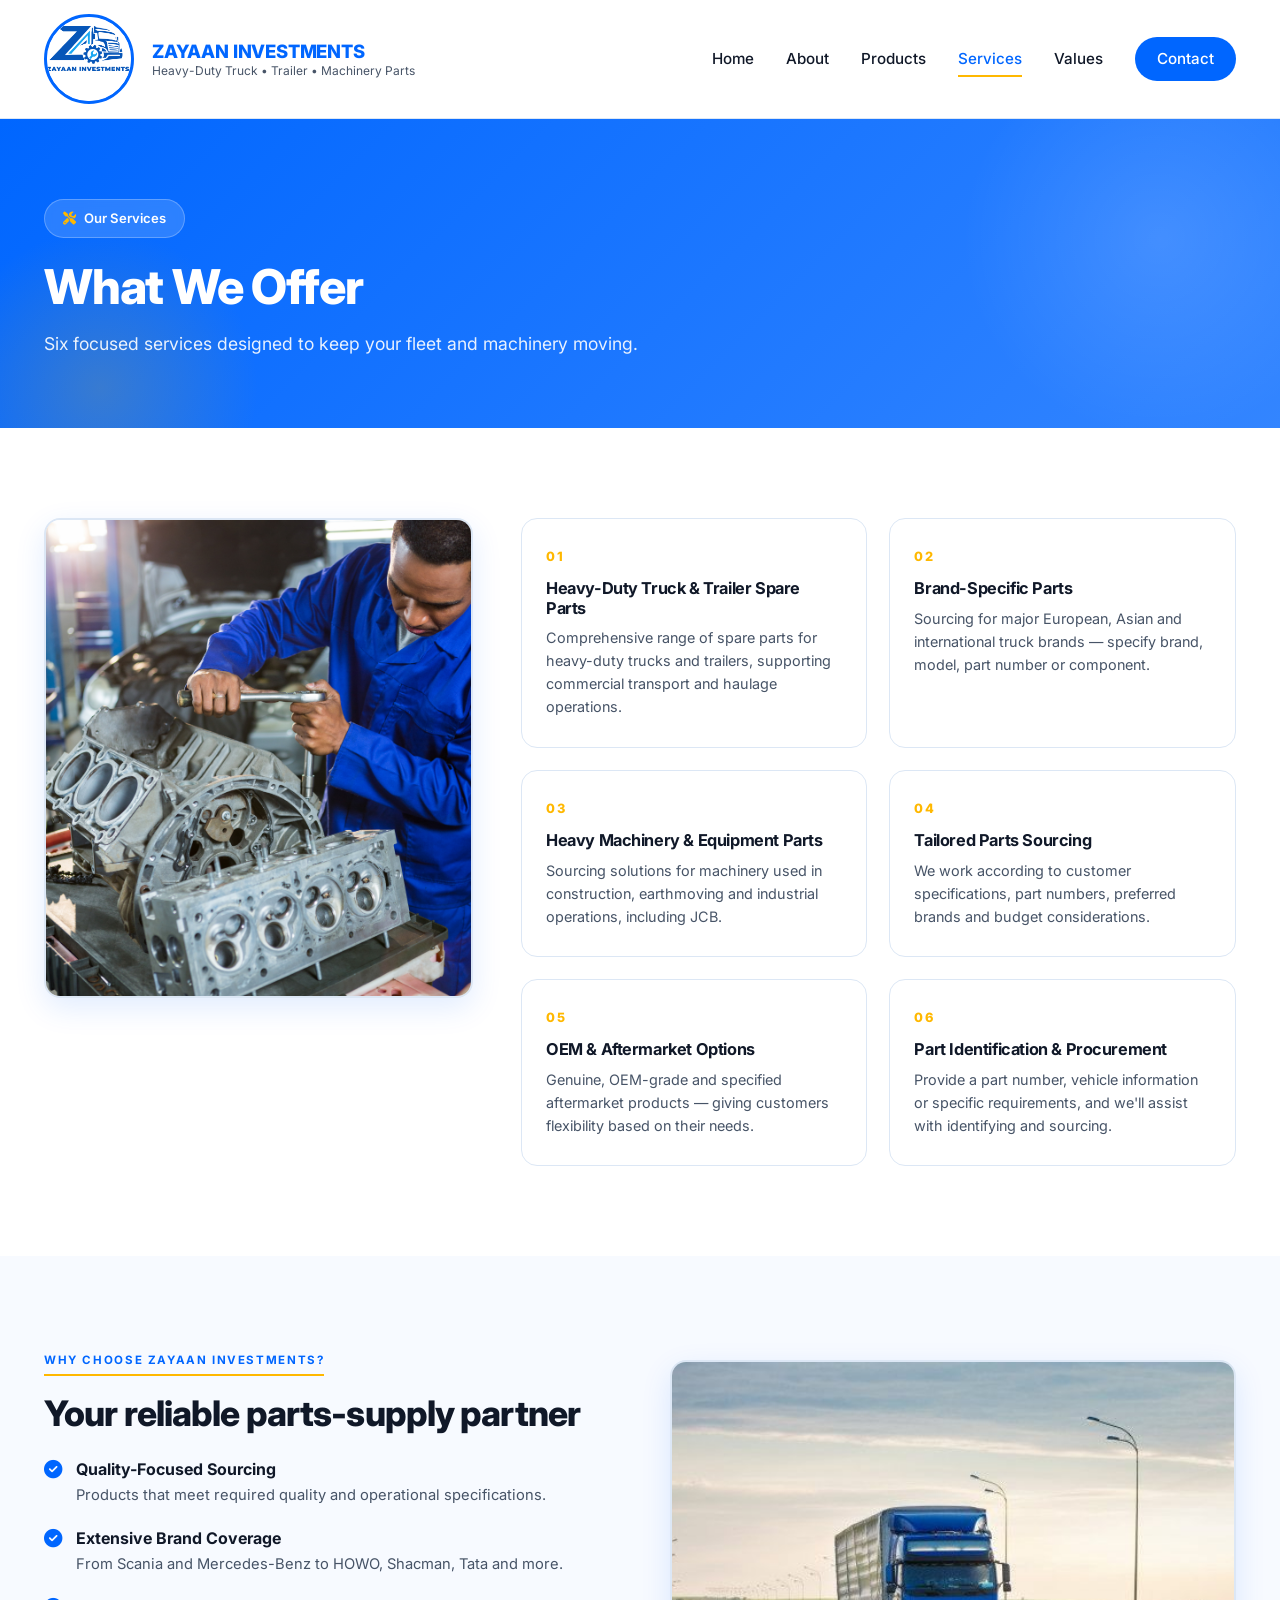
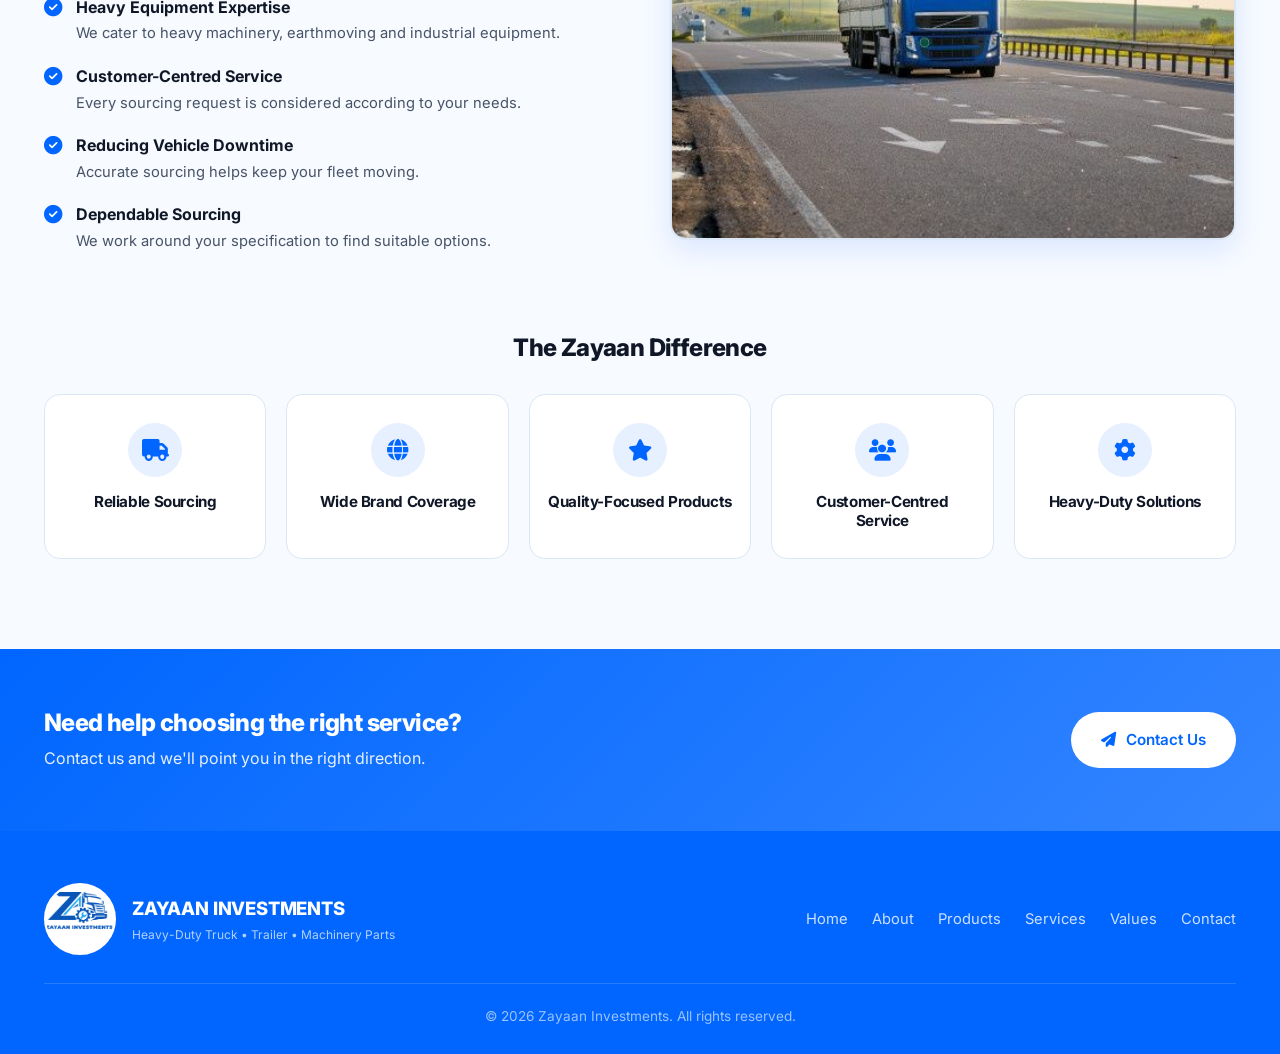
<file: services.html>
<!DOCTYPE html>
<html lang="en">
<head>
  <meta charset="UTF-8" />
  <meta name="viewport" content="width=1280, initial-scale=0.25, minimum-scale=0.25, maximum-scale=5.0, user-scalable=yes" />
  <meta name="description" content="Services — Heavy-duty truck, trailer, machinery and equipment parts sourcing." />
  <title>Services | Zayaan Investments</title>
  <link rel="stylesheet" href="https://cdnjs.cloudflare.com/ajax/libs/font-awesome/6.5.1/css/all.min.css" />
  <link rel="preconnect" href="https://fonts.googleapis.com" />
  <link rel="preconnect" href="https://fonts.gstatic.com" crossorigin />
  <link href="https://fonts.googleapis.com/css2?family=Inter:wght@400;500;600;700;800;900&display=swap" rel="stylesheet" />
  <link rel="stylesheet" href="style.css" />
</head>
<body>

  <header class="navbar">
    <div class="container nav-container">
      <a href="index.html" class="logo-area">
        <!-- 🖼️ LOGO: images/logo.png -->
        <div class="logo-box">
          <img src="images/logo.png" alt="Zayaan Investments Logo" />
          <span class="logo-hint">logo.png</span>
        </div>
        <div class="logo-text">
          <span class="company-name">ZAYAAN INVESTMENTS</span>
          <span class="company-tagline">Heavy-Duty Truck • Trailer • Machinery Parts</span>
        </div>
      </a>
      <nav class="nav-links">
        <a href="index.html" class="nav-link">Home</a>
        <a href="about.html" class="nav-link">About</a>
        <a href="products.html" class="nav-link">Products</a>
        <a href="services.html" class="nav-link active">Services</a>
        <a href="values.html" class="nav-link">Values</a>
        <a href="contact.html" class="nav-link nav-cta">Contact</a>
      </nav>
    </div>
  </header>

  <section class="page-hero">
    <div class="container">
      <span class="page-tag"><i class="fas fa-tools"></i> Our Services</span>
      <h1>What We Offer</h1>
      <p>Six focused services designed to keep your fleet and machinery moving.</p>
    </div>
  </section>

  <section class="section">
    <div class="container">
      <div class="services-layout">
        <div class="image-frame tall">
          <!-- ============================================== -->
          <!-- 🖼️ IMAGE: images/mechanic.jpg                  -->
          <!-- Put a photo of a mechanic working on a truck   -->
          <!-- named "mechanic.jpg" in "images" folder.       -->
          <!-- ============================================== -->
          <img src="images/mechanic.jpg" alt="Mechanic working on truck" class="img-slot" data-name="mechanic.jpg" />
        </div>

        <div class="services-grid">
          <article class="service-card reveal">
            <div class="service-number">01</div>
            <h4>Heavy-Duty Truck &amp; Trailer Spare Parts</h4>
            <p>Comprehensive range of spare parts for heavy-duty trucks and trailers, supporting commercial transport and haulage operations.</p>
          </article>
          <article class="service-card reveal">
            <div class="service-number">02</div>
            <h4>Brand-Specific Parts</h4>
            <p>Sourcing for major European, Asian and international truck brands — specify brand, model, part number or component.</p>
          </article>
          <article class="service-card reveal">
            <div class="service-number">03</div>
            <h4>Heavy Machinery &amp; Equipment Parts</h4>
            <p>Sourcing solutions for machinery used in construction, earthmoving and industrial operations, including JCB.</p>
          </article>
          <article class="service-card reveal">
            <div class="service-number">04</div>
            <h4>Tailored Parts Sourcing</h4>
            <p>We work according to customer specifications, part numbers, preferred brands and budget considerations.</p>
          </article>
          <article class="service-card reveal">
            <div class="service-number">05</div>
            <h4>OEM &amp; Aftermarket Options</h4>
            <p>Genuine, OEM-grade and specified aftermarket products — giving customers flexibility based on their needs.</p>
          </article>
          <article class="service-card reveal">
            <div class="service-number">06</div>
            <h4>Part Identification &amp; Procurement</h4>
            <p>Provide a part number, vehicle information or specific requirements, and we'll assist with identifying and sourcing.</p>
          </article>
        </div>
      </div>
    </div>
  </section>

  <section class="section section-alt">
    <div class="container">
      <div class="two-col">
        <div class="reveal">
          <span class="section-label">Why Choose Zayaan Investments?</span>
          <h2>Your reliable parts-supply partner</h2>

          <ul class="benefits-list">
            <li><i class="fas fa-check-circle"></i><div><strong>Quality-Focused Sourcing</strong><span>Products that meet required quality and operational specifications.</span></div></li>
            <li><i class="fas fa-check-circle"></i><div><strong>Extensive Brand Coverage</strong><span>From Scania and Mercedes-Benz to HOWO, Shacman, Tata and more.</span></div></li>
            <li><i class="fas fa-check-circle"></i><div><strong>Heavy Equipment Expertise</strong><span>We cater to heavy machinery, earthmoving and industrial equipment.</span></div></li>
            <li><i class="fas fa-check-circle"></i><div><strong>Customer-Centred Service</strong><span>Every sourcing request is considered according to your needs.</span></div></li>
            <li><i class="fas fa-check-circle"></i><div><strong>Reducing Vehicle Downtime</strong><span>Accurate sourcing helps keep your fleet moving.</span></div></li>
            <li><i class="fas fa-check-circle"></i><div><strong>Dependable Sourcing</strong><span>We work around your specification to find suitable options.</span></div></li>
          </ul>
        </div>

        <div class="image-frame tall">
          <!-- 🖼️ IMAGE: images/highway-truck.jpg -->
          <img src="images/highway-truck.jpg" alt="Truck on highway" class="img-slot" data-name="highway-truck.jpg" />
        </div>
      </div>

      <div class="difference-block">
        <h3 class="text-center">The Zayaan Difference</h3>
        <div class="difference-grid">
          <div class="difference-card reveal"><div class="value-icon"><i class="fas fa-truck"></i></div><h4>Reliable Sourcing</h4></div>
          <div class="difference-card reveal"><div class="value-icon"><i class="fas fa-globe"></i></div><h4>Wide Brand Coverage</h4></div>
          <div class="difference-card reveal"><div class="value-icon"><i class="fas fa-star"></i></div><h4>Quality-Focused Products</h4></div>
          <div class="difference-card reveal"><div class="value-icon"><i class="fas fa-users"></i></div><h4>Customer-Centred Service</h4></div>
          <div class="difference-card reveal"><div class="value-icon"><i class="fas fa-cog"></i></div><h4>Heavy-Duty Solutions</h4></div>
        </div>
      </div>
    </div>
  </section>

  <section class="cta-strip">
    <div class="container cta-inner">
      <div>
        <h3>Need help choosing the right service?</h3>
        <p>Contact us and we'll point you in the right direction.</p>
      </div>
      <div class="cta-buttons">
        <a href="contact.html" class="btn btn-light"><i class="fas fa-paper-plane"></i> Contact Us</a>
      </div>
    </div>
  </section>

  <footer class="footer">
    <div class="container">
      <div class="footer-top">
        <div class="footer-brand">
          <div class="logo-box small">
            <img src="images/logo.png" alt="Zayaan Investments Logo" />
            <span class="logo-hint">logo.png</span>
          </div>
          <div>
            <span class="footer-logo">ZAYAAN INVESTMENTS</span>
            <span class="footer-tag">Heavy-Duty Truck • Trailer • Machinery Parts</span>
          </div>
        </div>
        <div class="footer-links">
          <a href="index.html">Home</a>
          <a href="about.html">About</a>
          <a href="products.html">Products</a>
          <a href="services.html">Services</a>
          <a href="values.html">Values</a>
          <a href="contact.html">Contact</a>
        </div>
      </div>
      <div class="footer-bottom">
        &copy; <span id="year"></span> Zayaan Investments. All rights reserved.
      </div>
    </div>
  </footer>

  <button class="back-to-top" id="backToTop" aria-label="Back to top">
    <i class="fas fa-arrow-up"></i>
  </button>

  <script src="script.js"></script>
</body>
</html>
</file>
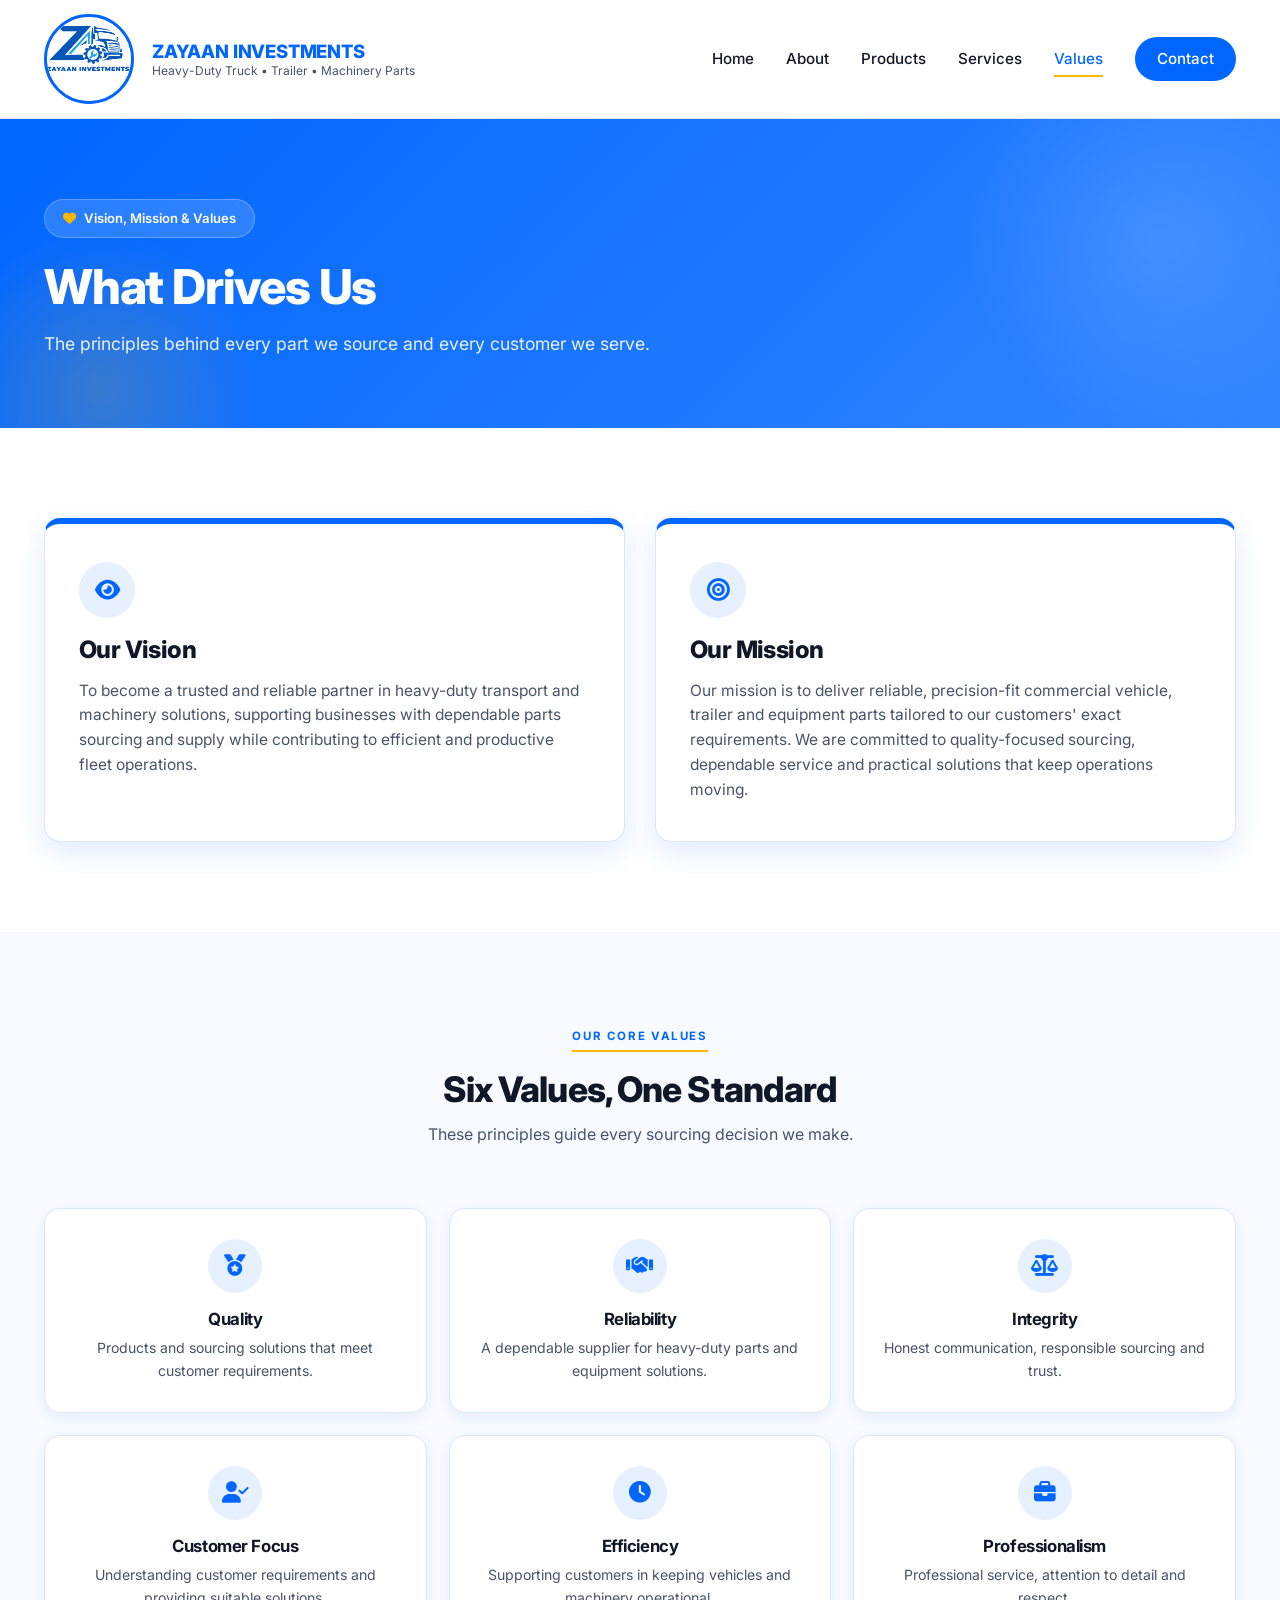
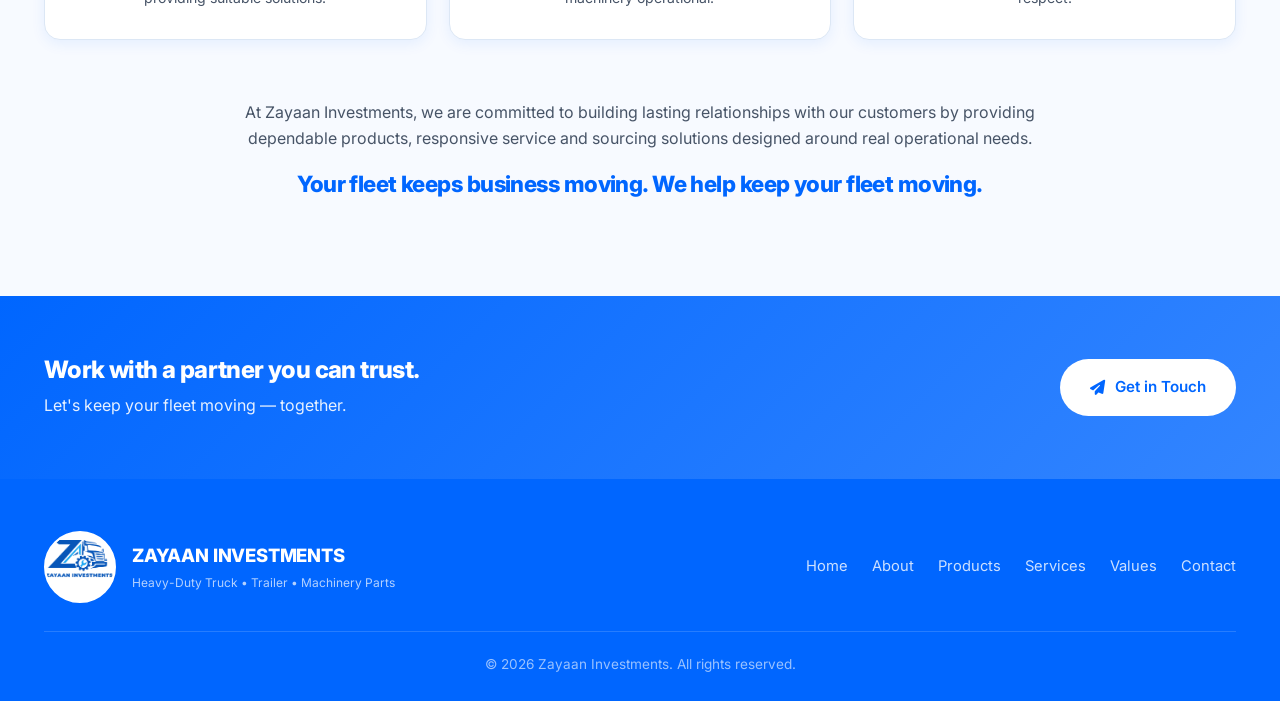
<file: values.html>
<!DOCTYPE html>
<html lang="en">
<head>
  <meta charset="UTF-8" />
  <meta name="viewport" content="width=1280, initial-scale=0.25, minimum-scale=0.25, maximum-scale=5.0, user-scalable=yes" />
  <meta name="description" content="Vision, Mission and Core Values of Zayaan Investments." />
  <title>Values | Zayaan Investments</title>
  <link rel="stylesheet" href="https://cdnjs.cloudflare.com/ajax/libs/font-awesome/6.5.1/css/all.min.css" />
  <link rel="preconnect" href="https://fonts.googleapis.com" />
  <link rel="preconnect" href="https://fonts.gstatic.com" crossorigin />
  <link href="https://fonts.googleapis.com/css2?family=Inter:wght@400;500;600;700;800;900&display=swap" rel="stylesheet" />
  <link rel="stylesheet" href="style.css" />
</head>
<body>

  <header class="navbar">
    <div class="container nav-container">
      <a href="index.html" class="logo-area">
        <!-- 🖼️ LOGO: images/logo.png -->
        <div class="logo-box">
          <img src="images/logo.png" alt="Zayaan Investments Logo" />
          <span class="logo-hint">logo.png</span>
        </div>
        <div class="logo-text">
          <span class="company-name">ZAYAAN INVESTMENTS</span>
          <span class="company-tagline">Heavy-Duty Truck • Trailer • Machinery Parts</span>
        </div>
      </a>
      <nav class="nav-links">
        <a href="index.html" class="nav-link">Home</a>
        <a href="about.html" class="nav-link">About</a>
        <a href="products.html" class="nav-link">Products</a>
        <a href="services.html" class="nav-link">Services</a>
        <a href="values.html" class="nav-link active">Values</a>
        <a href="contact.html" class="nav-link nav-cta">Contact</a>
      </nav>
    </div>
  </header>

  <section class="page-hero">
    <div class="container">
      <span class="page-tag"><i class="fas fa-heart"></i> Vision, Mission &amp; Values</span>
      <h1>What Drives Us</h1>
      <p>The principles behind every part we source and every customer we serve.</p>
    </div>
  </section>

  <section class="section">
    <div class="container">
      <div class="vm-grid">
        <div class="vm-card reveal">
          <div class="vm-icon"><i class="fas fa-eye"></i></div>
          <h3>Our Vision</h3>
          <p>To become a trusted and reliable partner in heavy-duty transport and machinery solutions, supporting businesses with dependable parts sourcing and supply while contributing to efficient and productive fleet operations.</p>
        </div>
        <div class="vm-card reveal">
          <div class="vm-icon"><i class="fas fa-bullseye"></i></div>
          <h3>Our Mission</h3>
          <p>Our mission is to deliver reliable, precision-fit commercial vehicle, trailer and equipment parts tailored to our customers' exact requirements. We are committed to quality-focused sourcing, dependable service and practical solutions that keep operations moving.</p>
        </div>
      </div>
    </div>
  </section>

  <section class="section section-alt">
    <div class="container">
      <div class="section-header">
        <span class="section-label">Our Core Values</span>
        <h2>Six Values, One Standard</h2>
        <p>These principles guide every sourcing decision we make.</p>
      </div>

      <div class="values-grid">
        <div class="value-card reveal"><div class="value-icon"><i class="fas fa-medal"></i></div><h4>Quality</h4><p>Products and sourcing solutions that meet customer requirements.</p></div>
        <div class="value-card reveal"><div class="value-icon"><i class="fas fa-handshake"></i></div><h4>Reliability</h4><p>A dependable supplier for heavy-duty parts and equipment solutions.</p></div>
        <div class="value-card reveal"><div class="value-icon"><i class="fas fa-balance-scale"></i></div><h4>Integrity</h4><p>Honest communication, responsible sourcing and trust.</p></div>
        <div class="value-card reveal"><div class="value-icon"><i class="fas fa-user-check"></i></div><h4>Customer Focus</h4><p>Understanding customer requirements and providing suitable solutions.</p></div>
        <div class="value-card reveal"><div class="value-icon"><i class="fas fa-clock"></i></div><h4>Efficiency</h4><p>Supporting customers in keeping vehicles and machinery operational.</p></div>
        <div class="value-card reveal"><div class="value-icon"><i class="fas fa-briefcase"></i></div><h4>Professionalism</h4><p>Professional service, attention to detail and respect.</p></div>
      </div>

      <div class="vm-footer reveal">
        <p>At Zayaan Investments, we are committed to building lasting relationships with our customers by providing dependable products, responsive service and sourcing solutions designed around real operational needs.</p>
        <h3>Your fleet keeps business moving. We help keep your fleet moving.</h3>
      </div>
    </div>
  </section>

  <section class="cta-strip">
    <div class="container cta-inner">
      <div>
        <h3>Work with a partner you can trust.</h3>
        <p>Let's keep your fleet moving — together.</p>
      </div>
      <div class="cta-buttons">
        <a href="contact.html" class="btn btn-light"><i class="fas fa-paper-plane"></i> Get in Touch</a>
      </div>
    </div>
  </section>

  <footer class="footer">
    <div class="container">
      <div class="footer-top">
        <div class="footer-brand">
          <div class="logo-box small">
            <img src="images/logo.png" alt="Zayaan Investments Logo" />
            <span class="logo-hint">logo.png</span>
          </div>
          <div>
            <span class="footer-logo">ZAYAAN INVESTMENTS</span>
            <span class="footer-tag">Heavy-Duty Truck • Trailer • Machinery Parts</span>
          </div>
        </div>
        <div class="footer-links">
          <a href="index.html">Home</a>
          <a href="about.html">About</a>
          <a href="products.html">Products</a>
          <a href="services.html">Services</a>
          <a href="values.html">Values</a>
          <a href="contact.html">Contact</a>
        </div>
      </div>
      <div class="footer-bottom">
        &copy; <span id="year"></span> Zayaan Investments. All rights reserved.
      </div>
    </div>
  </footer>

  <button class="back-to-top" id="backToTop" aria-label="Back to top">
    <i class="fas fa-arrow-up"></i>
  </button>

  <script src="script.js"></script>
</body>
</html>
</file>
<file: style.css>
/* =========================================================
   ZAYAAN INVESTMENTS — SHARED STYLESHEET
   Pure Blue Theme (#0066FF)
   Desktop layout locked for ALL devices
   ========================================================= */

* { margin: 0; padding: 0; box-sizing: border-box; }

:root {
  --white: #ffffff;
  --off-white: #f7faff;
  --light-gray: #eef4ff;
  --border: #dce7f5;

  --blue: #0066ff;
  --blue-dark: #0052cc;
  --blue-light: #3385ff;
  --blue-soft: #e6f0ff;
  --blue-glow: rgba(0, 102, 255, 0.25);

  --gold: #ffb800;
  --gold-soft: #fff7e0;

  --text: #101828;
  --text-soft: #475467;

  --shadow-sm: 0 4px 14px rgba(0, 102, 255, 0.08);
  --shadow-md: 0 10px 30px rgba(0, 102, 255, 0.12);
  --shadow-lg: 0 20px 55px rgba(0, 102, 255, 0.18);

  --radius: 16px;
  --radius-sm: 10px;
  --transition: all 0.3s cubic-bezier(0.4, 0, 0.2, 1);
}

html { scroll-behavior: smooth; scroll-padding-top: 90px; }

body {
  font-family: 'Inter', -apple-system, BlinkMacSystemFont, 'Segoe UI', Roboto, sans-serif;
  background-color: var(--white);
  color: var(--text);
  line-height: 1.6;
  overflow-x: hidden;
  -webkit-font-smoothing: antialiased;
  min-width: 1280px;
}

img { max-width: 100%; display: block; }
a { text-decoration: none; color: inherit; }
ul { list-style: none; }

/* ---------- LAYOUT ---------- */
.container { max-width: 1240px; margin: 0 auto; padding: 0 24px; width: 100%; }
.section { padding: 90px 0; background-color: var(--white); }
.section-alt { background-color: var(--off-white); }
.section-header { text-align: center; max-width: 720px; margin: 0 auto 60px; }
.section-header h2 { margin-bottom: 12px; }

.section-label {
  display: inline-block;
  font-size: 0.72rem;
  font-weight: 700;
  letter-spacing: 0.14em;
  text-transform: uppercase;
  color: var(--blue);
  border-bottom: 2px solid var(--gold);
  padding-bottom: 5px;
  margin-bottom: 16px;
}
.text-center { text-align: center; }

/* ---------- TYPOGRAPHY ---------- */
h1, h2, h3, h4 { color: var(--text); font-weight: 800; letter-spacing: -0.025em; line-height: 1.2; }
h1 { font-size: 3.2rem; }
h2 { font-size: 2.2rem; margin-bottom: 8px; }
h3 { font-size: 1.5rem; margin-bottom: 8px; }
h4 { font-size: 1.08rem; font-weight: 700; margin-bottom: 8px; }
p { color: var(--text-soft); margin-bottom: 14px; font-size: 1rem; }
strong { color: var(--blue); font-weight: 700; }

/* ---------- BUTTONS ---------- */
.btn {
  display: inline-flex;
  align-items: center;
  gap: 10px;
  padding: 14px 28px;
  border-radius: 50px;
  font-weight: 600;
  font-size: 0.95rem;
  cursor: pointer;
  border: 2px solid transparent;
  transition: var(--transition);
  white-space: nowrap;
}
.btn-primary { background-color: var(--blue); color: var(--white); box-shadow: 0 6px 20px var(--blue-glow); }
.btn-primary:hover { background-color: var(--blue-dark); transform: translateY(-3px); box-shadow: 0 12px 28px var(--blue-glow); }
.btn-ghost { background-color: transparent; border-color: var(--blue); color: var(--blue); }
.btn-ghost:hover { background-color: var(--blue); color: var(--white); transform: translateY(-3px); }
.btn-light { background-color: var(--white); color: var(--blue); }
.btn-light:hover { background-color: var(--off-white); transform: translateY(-3px); box-shadow: 0 12px 28px rgba(0,0,0,0.12); }
.btn-whatsapp { background-color: #25D366; color: var(--white); box-shadow: 0 6px 20px rgba(37,211,102,0.3); }
.btn-whatsapp:hover { background-color: #1eb85a; transform: translateY(-3px); }

/* ---------- NAVBAR ---------- */
.navbar {
  position: sticky;
  top: 0;
  z-index: 1000;
  background-color: rgba(255,255,255,0.97);
  backdrop-filter: blur(12px);
  border-bottom: 1px solid var(--border);
  padding: 14px 0;
  transition: var(--transition);
}
.navbar.scrolled { box-shadow: var(--shadow-sm); padding: 10px 0; }
.nav-container { display: flex; align-items: center; justify-content: space-between; gap: 20px; }
.logo-area { display: flex; align-items: center; gap: 18px; }

/* =========================================================
   LOGO — BIG, clean, no glow, no blur
   ========================================================= */
.logo-box {
  position: relative;
  width: 90px;              /* BIG size */
  height: 90px;             /* BIG size */
  border-radius: 50%;
  background-color: var(--white);
  display: flex;
  align-items: center;
  justify-content: center;
  overflow: hidden;
  border: 3px solid var(--blue);
  flex-shrink: 0;
  box-shadow: none;
}

.logo-box.small {
  width: 72px;              /* Footer logo — big too */
  height: 72px;
  background-color: var(--white);
  box-shadow: none;
  border-width: 2px;
}

/* Logo image fills the circle as much as possible */
.logo-box img {
  width: 100%;
  height: 100%;
  object-fit: contain;
  padding: 0;               /* ← NO padding so it fills the circle */
  position: relative;
  z-index: 2;
  background-color: var(--white);
  border-radius: 50%;
}

/* Hidden placeholder text — only shows if logo is truly missing */
.logo-hint {
  position: absolute;
  inset: 0;
  display: flex;
  align-items: center;
  justify-content: center;
  font-size: 0.6rem;
  font-weight: 700;
  color: var(--blue);
  text-align: center;
  padding: 2px;
  z-index: 0;
  line-height: 1.1;
  word-break: break-all;
  pointer-events: none;
}

.logo-box img.is-loaded + .logo-hint,
.logo-box.has-logo .logo-hint {
  display: none !important;
}

.logo-text { display: flex; flex-direction: column; line-height: 1.2; }
.company-name { font-weight: 800; font-size: 1.15rem; color: var(--blue); letter-spacing: -0.01em; }
.company-tagline { font-size: 0.75rem; color: var(--text-soft); margin-top: 2px; }

/* ---------- NAV LINKS ---------- */
.nav-links { display: flex; align-items: center; gap: 32px; }
.nav-link {
  font-weight: 500;
  font-size: 0.95rem;
  color: var(--text);
  transition: var(--transition);
  position: relative;
}
.nav-link:hover, .nav-link.active { color: var(--blue); }
.nav-link::after {
  content: '';
  position: absolute;
  bottom: -6px;
  left: 0;
  width: 0;
  height: 2px;
  background-color: var(--gold);
  transition: width 0.25s ease;
}
.nav-link:hover::after, .nav-link.active::after { width: 100%; }
.nav-cta { background-color: var(--blue); color: var(--white) !important; padding: 10px 22px; border-radius: 30px; }
.nav-cta::after { display: none; }
.nav-cta:hover { background-color: var(--blue-dark); transform: translateY(-1px); box-shadow: var(--shadow-sm); }

/* ---------- PAGE HERO ---------- */
.page-hero {
  background: linear-gradient(135deg, var(--blue) 0%, var(--blue-light) 100%);
  color: var(--white);
  padding: 80px 0 70px;
  position: relative;
  overflow: hidden;
}
.page-hero::before {
  content: '';
  position: absolute;
  top: -80px; right: -80px;
  width: 400px; height: 400px;
  background: radial-gradient(circle, rgba(255,255,255,0.12), transparent 70%);
  border-radius: 50%;
}
.page-hero::after {
  content: '';
  position: absolute;
  bottom: -120px; left: -60px;
  width: 320px; height: 320px;
  background: radial-gradient(circle, rgba(255,184,0,0.18), transparent 70%);
  border-radius: 50%;
}
.page-hero .container { position: relative; z-index: 1; }
.page-tag {
  display: inline-flex;
  align-items: center;
  gap: 8px;
  background-color: rgba(255,255,255,0.15);
  color: var(--white);
  padding: 8px 18px;
  border-radius: 50px;
  font-size: 0.82rem;
  font-weight: 600;
  border: 1px solid rgba(255,255,255,0.25);
  margin-bottom: 20px;
  backdrop-filter: blur(6px);
}
.page-tag i { color: var(--gold); }
.page-hero h1 { color: var(--white); margin-bottom: 14px; font-size: 3rem; max-width: 900px; }
.page-hero p { color: rgba(255,255,255,0.9); font-size: 1.1rem; max-width: 720px; margin: 0; }

/* ---------- HERO ---------- */
.hero {
  position: relative;
  padding: 80px 0 90px;
  background: linear-gradient(135deg, var(--white) 50%, var(--blue-soft) 100%);
  overflow: hidden;
}
.hero-grid {
  position: relative;
  z-index: 1;
  display: grid;
  grid-template-columns: 1fr 1fr;
  gap: 60px;
  align-items: center;
}
.tag-pill {
  display: inline-flex;
  align-items: center;
  gap: 8px;
  background-color: var(--gold-soft);
  color: var(--blue);
  padding: 8px 18px;
  border-radius: 50px;
  font-size: 0.82rem;
  font-weight: 600;
  border: 1px solid rgba(255,184,0,0.4);
  margin-bottom: 20px;
}
.tag-pill i { color: var(--gold); }
.hero-content h1 { margin-bottom: 22px; font-size: 3.4rem; }
.hero-content .accent { color: var(--blue); position: relative; display: inline-block; }
.hero-content .accent::after {
  content: '';
  position: absolute;
  bottom: 6px; left: 0;
  width: 100%; height: 12px;
  background-color: rgba(255,184,0,0.35);
  z-index: -1;
  border-radius: 4px;
}
.hero-description { font-size: 1.08rem; margin: 22px 0 32px; max-width: 95%; }
.hero-buttons { display: flex; gap: 14px; flex-wrap: wrap; }
.hero-stats { display: flex; gap: 36px; margin-top: 42px; padding-top: 30px; border-top: 1px solid var(--border); flex-wrap: wrap; }
.stat { display: flex; flex-direction: column; }
.stat strong { font-size: 1.6rem; color: var(--blue); font-weight: 800; }
.stat span { font-size: 0.82rem; color: var(--text-soft); }

/* =========================================================
   IMAGE CONTAINERS + PLACEHOLDER SYSTEM
   ========================================================= */
.img-slot {
  width: 100%;
  height: 100%;
  object-fit: cover;
  display: block;
  position: absolute;
  inset: 0;
  z-index: 2;
}

.hero-image,
.image-frame,
.img-strip-item {
  position: relative;
  background-color: var(--light-gray);
  border: 2px dashed var(--blue-light);
  border-radius: var(--radius);
  overflow: hidden;
  display: flex;
  align-items: center;
  justify-content: center;
}

/* Sizes */
.hero-image { min-height: 460px; box-shadow: var(--shadow-lg); }
.image-frame { min-height: 340px; box-shadow: var(--shadow-md); }
.image-frame.wide { min-height: 300px; }
.image-frame.tall { min-height: 480px; }
.img-strip-item { height: 170px; border-radius: var(--radius-sm); transition: var(--transition); }
.img-strip-item:hover { transform: translateY(-4px); box-shadow: var(--shadow-md); }

/* The text shown ONLY when the image is missing */
.img-placeholder-text {
  position: absolute;
  inset: 0;
  display: flex;
  align-items: center;
  justify-content: center;
  text-align: center;
  padding: 12px;
  color: var(--blue);
  font-weight: 700;
  font-size: 0.85rem;
  z-index: 1;
  pointer-events: none;
  background: repeating-linear-gradient(
    45deg,
    rgba(0,102,255,0.05) 0px,
    rgba(0,102,255,0.05) 10px,
    transparent 10px,
    transparent 20px
  );
}

/* When an image loads, hide the placeholder text and remove dashed border */
.img-container-loaded {
  border-style: solid !important;
  border-color: var(--border) !important;
  background-color: transparent !important;
}
.img-container-loaded .img-placeholder-text {
  display: none !important;
}

/* Hero badge overlay */
.hero-badge {
  position: absolute;
  bottom: 22px; left: 22px;
  background-color: rgba(255,255,255,0.96);
  backdrop-filter: blur(6px);
  padding: 12px 18px;
  border-radius: var(--radius-sm);
  display: flex;
  align-items: center;
  gap: 12px;
  box-shadow: var(--shadow-md);
  z-index: 3;
}
.hero-badge i { color: var(--gold); font-size: 1.4rem; }
.hero-badge strong { display: block; color: var(--blue); font-size: 0.95rem; }
.hero-badge small { color: var(--text-soft); font-size: 0.75rem; }

/* ---------- CONTACT BAR ---------- */
.contact-bar { background-color: var(--blue); color: var(--white); padding: 18px 0; }
.contact-bar-inner { display: flex; justify-content: center; align-items: center; gap: 42px; flex-wrap: wrap; }
.contact-item { display: inline-flex; align-items: center; gap: 10px; font-size: 0.92rem; color: rgba(255,255,255,0.95); transition: var(--transition); }
.contact-item i { color: var(--gold); font-size: 1rem; }
.contact-item:hover { color: var(--white); }

/* ---------- COLUMNS ---------- */
.two-col, .two-col-reverse { display: grid; grid-template-columns: 1fr 1fr; gap: 60px; align-items: center; }

/* ---------- ABOUT HIGHLIGHTS ---------- */
.about-highlights { display: grid; grid-template-columns: 1fr 1fr; gap: 12px; margin-top: 22px; }
.highlight-item { display: flex; align-items: center; gap: 10px; font-size: 0.92rem; color: var(--text); font-weight: 500; }
.highlight-item i { color: var(--blue); }

/* ---------- IMG STRIP ---------- */
.img-strip { display: grid; grid-template-columns: repeat(3, 1fr); gap: 18px; margin-top: 24px; }

/* ---------- BRAND TAGS ---------- */
.brand-heading { font-size: 0.88rem; text-transform: uppercase; letter-spacing: 0.1em; color: var(--blue); margin-top: 22px; }
.brand-grid { display: flex; flex-wrap: wrap; gap: 10px; margin-top: 10px; }
.brand-tag {
  background-color: var(--white);
  border: 1px solid var(--border);
  padding: 8px 18px;
  border-radius: 40px;
  font-size: 0.88rem;
  font-weight: 500;
  color: var(--blue);
  transition: var(--transition);
}
.brand-tag:hover { background-color: var(--blue); color: var(--white); border-color: var(--blue); transform: translateY(-2px); box-shadow: var(--shadow-sm); }

/* ---------- HOME CARDS ---------- */
.home-cards { display: grid; grid-template-columns: repeat(3, 1fr); gap: 26px; }
.home-card {
  display: block;
  background-color: var(--white);
  border: 1px solid var(--border);
  border-radius: var(--radius);
  padding: 34px 28px;
  text-align: left;
  transition: var(--transition);
  position: relative;
  overflow: hidden;
}
.home-card::before {
  content: '';
  position: absolute;
  top: 0; left: 0;
  width: 100%; height: 4px;
  background: linear-gradient(90deg, var(--blue), var(--gold));
  transform: scaleX(0);
  transform-origin: left;
  transition: transform 0.35s ease;
}
.home-card:hover { transform: translateY(-6px); box-shadow: var(--shadow-md); border-color: var(--blue-light); }
.home-card:hover::before { transform: scaleX(1); }
.home-card-icon {
  width: 60px; height: 60px;
  border-radius: 14px;
  background: linear-gradient(135deg, var(--blue), var(--blue-light));
  color: var(--white);
  display: flex;
  align-items: center;
  justify-content: center;
  font-size: 1.5rem;
  margin-bottom: 18px;
  box-shadow: 0 8px 20px var(--blue-glow);
}
.home-card h3 { font-size: 1.2rem; margin-bottom: 10px; }
.home-card p { font-size: 0.92rem; margin-bottom: 18px; }
.home-card-link { color: var(--blue); font-weight: 600; font-size: 0.9rem; display: inline-flex; align-items: center; gap: 6px; transition: var(--transition); }
.home-card:hover .home-card-link { gap: 10px; }

/* ---------- SERVICES ---------- */
.services-layout { display: grid; grid-template-columns: 0.9fr 1.5fr; gap: 48px; align-items: start; }
.services-grid { display: grid; grid-template-columns: repeat(2, 1fr); gap: 22px; }
.service-card {
  background-color: var(--white);
  border: 1px solid var(--border);
  border-radius: var(--radius);
  padding: 28px 24px;
  transition: var(--transition);
}
.service-card:hover { transform: translateY(-5px); box-shadow: var(--shadow-md); border-color: var(--blue-light); }
.service-number { font-size: 0.8rem; font-weight: 800; letter-spacing: 0.15em; color: var(--gold); margin-bottom: 12px; }
.service-card h4 { font-size: 1.02rem; margin-bottom: 8px; }
.service-card p { font-size: 0.9rem; margin-bottom: 0; }

/* ---------- CTA STRIP ---------- */
.cta-strip { background: linear-gradient(135deg, var(--blue) 0%, var(--blue-light) 100%); padding: 60px 0; color: var(--white); }
.cta-inner { display: flex; align-items: center; justify-content: space-between; gap: 30px; flex-wrap: wrap; }
.cta-inner h3 { color: var(--white); margin-bottom: 8px; }
.cta-inner p { color: rgba(255,255,255,0.9); margin: 0; max-width: 640px; }
.cta-buttons { display: flex; gap: 12px; flex-wrap: wrap; }

/* ---------- BENEFITS ---------- */
.benefits-list { display: flex; flex-direction: column; gap: 18px; margin-top: 22px; }
.benefits-list li { display: flex; gap: 14px; align-items: flex-start; }
.benefits-list i { color: var(--blue); font-size: 1.15rem; margin-top: 4px; flex-shrink: 0; }
.benefits-list strong { display: block; color: var(--text); font-size: 1rem; }
.benefits-list span { color: var(--text-soft); font-size: 0.92rem; }

/* ---------- DIFFERENCE ---------- */
.difference-block { margin-top: 80px; }
.difference-block h3 { margin-bottom: 32px; }
.difference-grid { display: grid; grid-template-columns: repeat(5, 1fr); gap: 20px; }
.difference-card {
  background-color: var(--white);
  border: 1px solid var(--border);
  border-radius: var(--radius);
  padding: 28px 18px;
  text-align: center;
  transition: var(--transition);
}
.difference-card:hover { transform: translateY(-5px); box-shadow: var(--shadow-md); }
.difference-card h4 { font-size: 0.95rem; margin: 0; }

/* ---------- VISION / MISSION ---------- */
.vm-grid { display: grid; grid-template-columns: 1fr 1fr; gap: 30px; }
.vm-card {
  background-color: var(--white);
  padding: 38px 34px;
  border-radius: var(--radius);
  box-shadow: var(--shadow-md);
  border-top: 6px solid var(--blue);
  border-left: 1px solid var(--border);
  border-right: 1px solid var(--border);
  border-bottom: 1px solid var(--border);
  transition: var(--transition);
}
.vm-card:hover { transform: translateY(-5px); box-shadow: var(--shadow-lg); }
.vm-icon {
  width: 56px; height: 56px;
  border-radius: 50%;
  background-color: var(--blue-soft);
  display: flex;
  align-items: center;
  justify-content: center;
  color: var(--blue);
  font-size: 1.4rem;
  margin-bottom: 18px;
}
.vm-card h3 { margin-bottom: 14px; }
.vm-card p { color: var(--text-soft); margin: 0; font-size: 0.97rem; }
.values-title { text-align: center; margin-bottom: 32px; }
.values-grid { display: grid; grid-template-columns: repeat(3, 1fr); gap: 22px; }
.value-card {
  background-color: var(--white);
  border-radius: var(--radius);
  padding: 30px 24px;
  text-align: center;
  transition: var(--transition);
  box-shadow: var(--shadow-sm);
  border: 1px solid var(--border);
}
.value-card:hover { transform: translateY(-5px); box-shadow: var(--shadow-md); border-color: var(--blue-light); }
.value-card h4 { margin-bottom: 8px; font-size: 1.05rem; }
.value-card p { font-size: 0.88rem; margin: 0; }
.value-icon {
  width: 54px; height: 54px;
  border-radius: 50%;
  background-color: var(--blue-soft);
  display: flex;
  align-items: center;
  justify-content: center;
  color: var(--blue);
  font-size: 1.35rem;
  margin: 0 auto 16px;
  transition: var(--transition);
}
.value-card:hover .value-icon,
.difference-card:hover .value-icon { background-color: var(--blue); color: var(--white); }
.vm-footer { text-align: center; margin-top: 60px; max-width: 850px; margin-left: auto; margin-right: auto; }
.vm-footer p { font-size: 1rem; margin-bottom: 20px; }
.vm-footer h3 { font-size: 1.4rem; color: var(--blue); }

/* ---------- CONTACT ---------- */
.contact-grid { display: grid; grid-template-columns: 1fr 1fr; gap: 48px; align-items: stretch; }
.contact-details {
  background-color: var(--off-white);
  padding: 40px;
  border-radius: var(--radius);
  border: 1px solid var(--border);
}
.contact-details h3 { margin-bottom: 6px; }
.contact-sub { color: var(--blue); font-weight: 500; margin-bottom: 28px; font-size: 0.95rem; }
.contact-row { display: flex; align-items: flex-start; gap: 16px; margin-bottom: 22px; }
.contact-row i { font-size: 1.2rem; color: var(--blue); width: 24px; margin-top: 4px; flex-shrink: 0; }
.contact-row h4 { font-size: 0.85rem; text-transform: uppercase; letter-spacing: 0.08em; color: var(--blue); margin-bottom: 4px; }
.contact-row a, .contact-row p { color: var(--text); font-size: 1rem; margin: 0; transition: var(--transition); }
.contact-row a:hover { color: var(--blue); }
.specialists { margin-top: 24px; padding-top: 22px; border-top: 1px solid var(--border); }
.specialists p { font-size: 0.9rem; margin-bottom: 6px; }

/* ---------- FORM ---------- */
.contact-form-wrap { background-color: var(--white); padding: 40px; border-radius: var(--radius); border: 1px solid var(--border); box-shadow: var(--shadow-sm); }
.contact-form-wrap h3 { margin-bottom: 6px; }
.form-intro { color: var(--text-soft); font-size: 0.92rem; margin-bottom: 24px; }
.contact-form { display: flex; flex-direction: column; gap: 18px; }
.form-group { display: flex; flex-direction: column; gap: 6px; }
.form-group label { font-size: 0.85rem; font-weight: 600; color: var(--text); letter-spacing: 0.02em; }
.form-group input,
.form-group textarea {
  width: 100%;
  padding: 13px 16px;
  border: 1.5px solid var(--border);
  border-radius: var(--radius-sm);
  font-size: 0.95rem;
  font-family: inherit;
  color: var(--text);
  background-color: var(--off-white);
  transition: var(--transition);
  resize: vertical;
}
.form-group input:focus,
.form-group textarea:focus { outline: none; border-color: var(--blue); background-color: var(--white); box-shadow: 0 0 0 4px var(--blue-glow); }
.form-group input.invalid,
.form-group textarea.invalid { border-color: #e74c3c; background-color: #fdf0ef; }
.error-msg { font-size: 0.78rem; color: #e74c3c; font-weight: 500; min-height: 14px; }
.form-submit { align-self: flex-start; margin-top: 6px; }
.form-submit:disabled { opacity: 0.7; cursor: not-allowed; }
.form-status { padding: 14px 18px; border-radius: var(--radius-sm); font-size: 0.9rem; font-weight: 500; display: none; margin-top: 4px; }
.form-status.success { display: block; background-color: #e7f7ee; color: #1e7e47; border: 1px solid #b6e4c8; }
.form-status.error { display: block; background-color: #fdf0ef; color: #b03a2e; border: 1px solid #f5c6c0; }

.final-cta { text-align: center; margin-top: 80px; }
.final-cta h3 { margin-bottom: 26px; font-size: 1.5rem; color: var(--blue); }
.final-buttons { display: flex; justify-content: center; gap: 14px; flex-wrap: wrap; }

/* ---------- FOOTER ---------- */
.footer { background-color: var(--blue); color: rgba(255,255,255,0.8); padding: 52px 0 26px; }
.footer-top { display: flex; justify-content: space-between; align-items: center; gap: 24px; flex-wrap: wrap; padding-bottom: 28px; border-bottom: 1px solid rgba(255,255,255,0.15); }
.footer-brand { display: flex; align-items: center; gap: 16px; }
.footer-brand .logo-box {
  border-color: var(--white);
  background-color: var(--white);
  box-shadow: none;
}
.footer-brand .logo-hint { color: var(--blue); }
.footer-logo { display: block; color: var(--white); font-weight: 800; font-size: 1.15rem; letter-spacing: -0.01em; }
.footer-tag { display: block; font-size: 0.75rem; color: rgba(255,255,255,0.7); margin-top: 2px; }
.footer-links { display: flex; gap: 24px; flex-wrap: wrap; }
.footer-links a { color: rgba(255,255,255,0.8); font-size: 0.92rem; transition: var(--transition); }
.footer-links a:hover { color: var(--white); }
.footer-bottom { text-align: center; padding-top: 22px; font-size: 0.85rem; color: rgba(255,255,255,0.6); }

/* ---------- BACK TO TOP ---------- */
.back-to-top {
  position: fixed;
  bottom: 30px; right: 30px;
  width: 48px; height: 48px;
  border-radius: 50%;
  background-color: var(--blue);
  color: var(--white);
  border: none;
  cursor: pointer;
  display: flex;
  align-items: center;
  justify-content: center;
  font-size: 1rem;
  opacity: 0;
  pointer-events: none;
  transform: translateY(20px);
  transition: var(--transition);
  box-shadow: var(--shadow-md);
  z-index: 999;
}
.back-to-top.show { opacity: 1; pointer-events: auto; transform: translateY(0); }
.back-to-top:hover { background-color: var(--blue-dark); transform: translateY(-4px); }

/* ---------- REVEAL ---------- */
.reveal { opacity: 0; transform: translateY(30px); transition: opacity 0.7s ease, transform 0.7s ease; }
.reveal.visible { opacity: 1; transform: translateY(0); }
</file>
